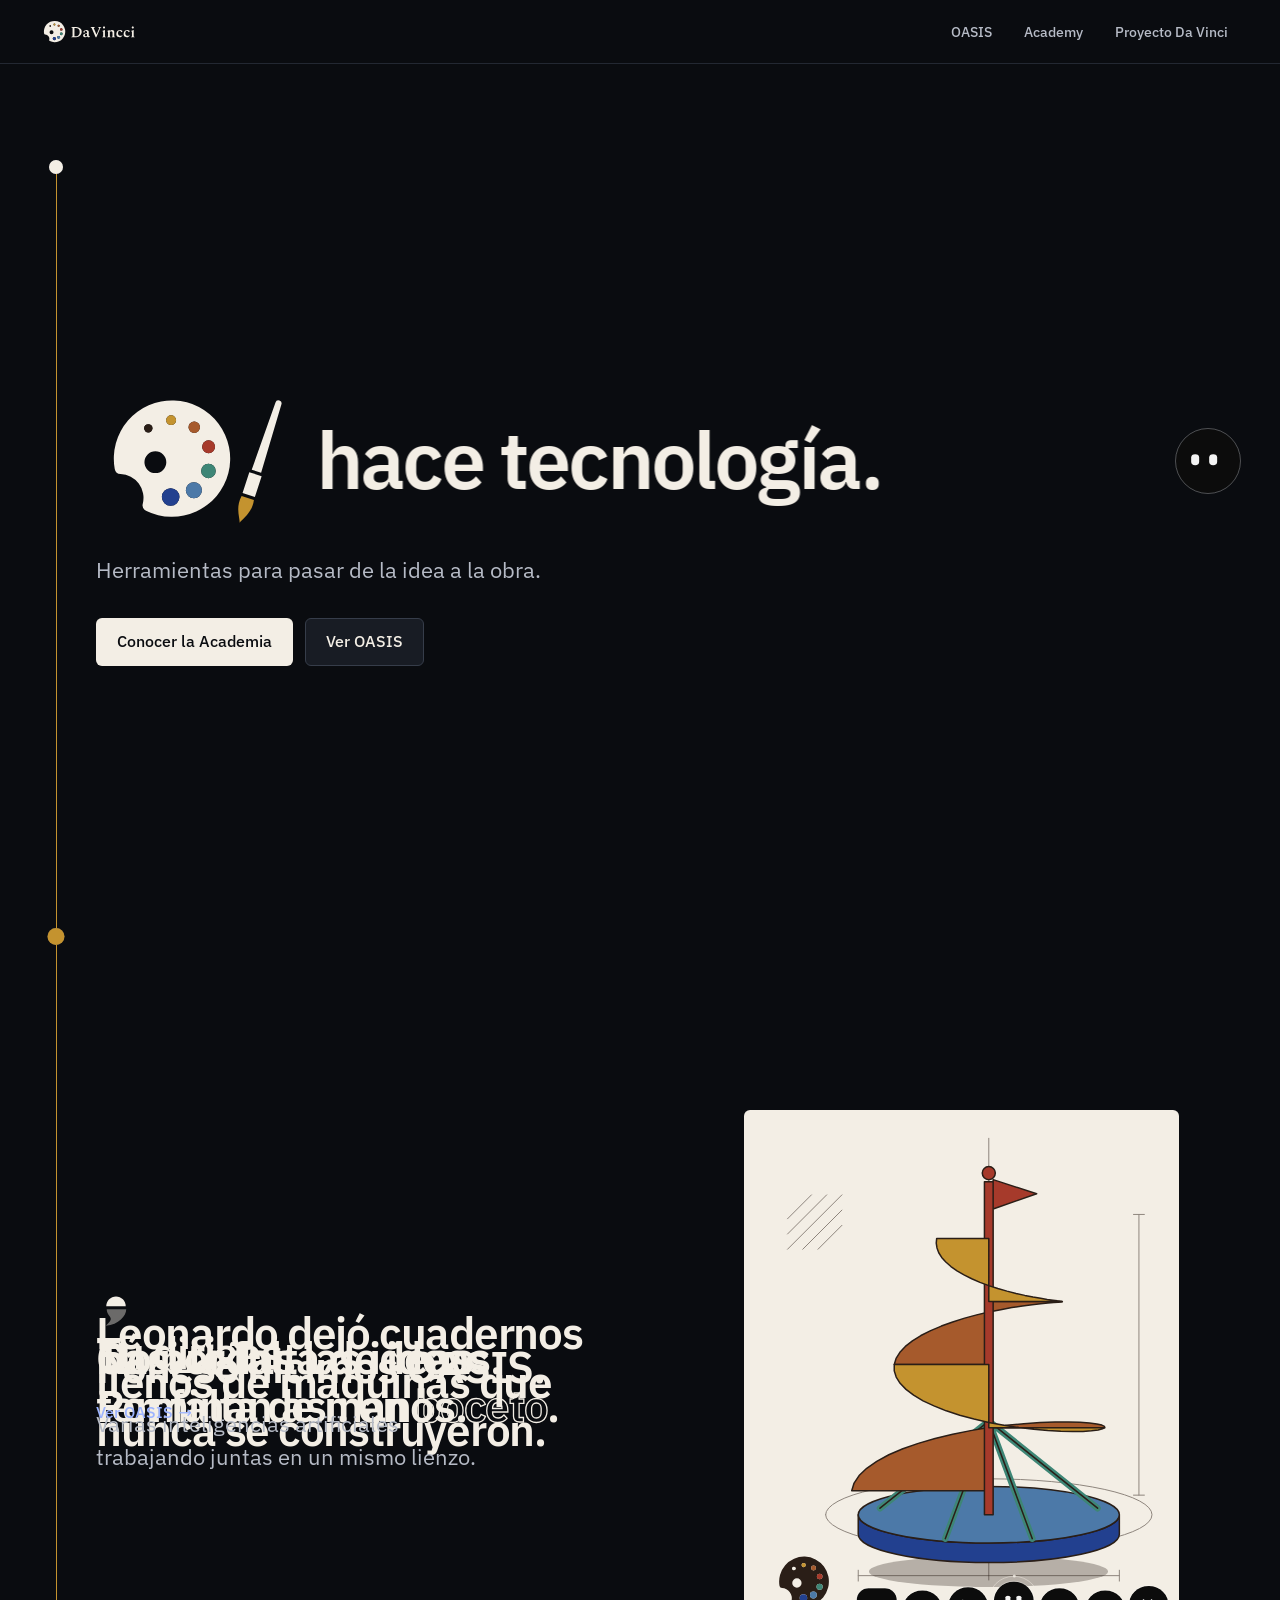
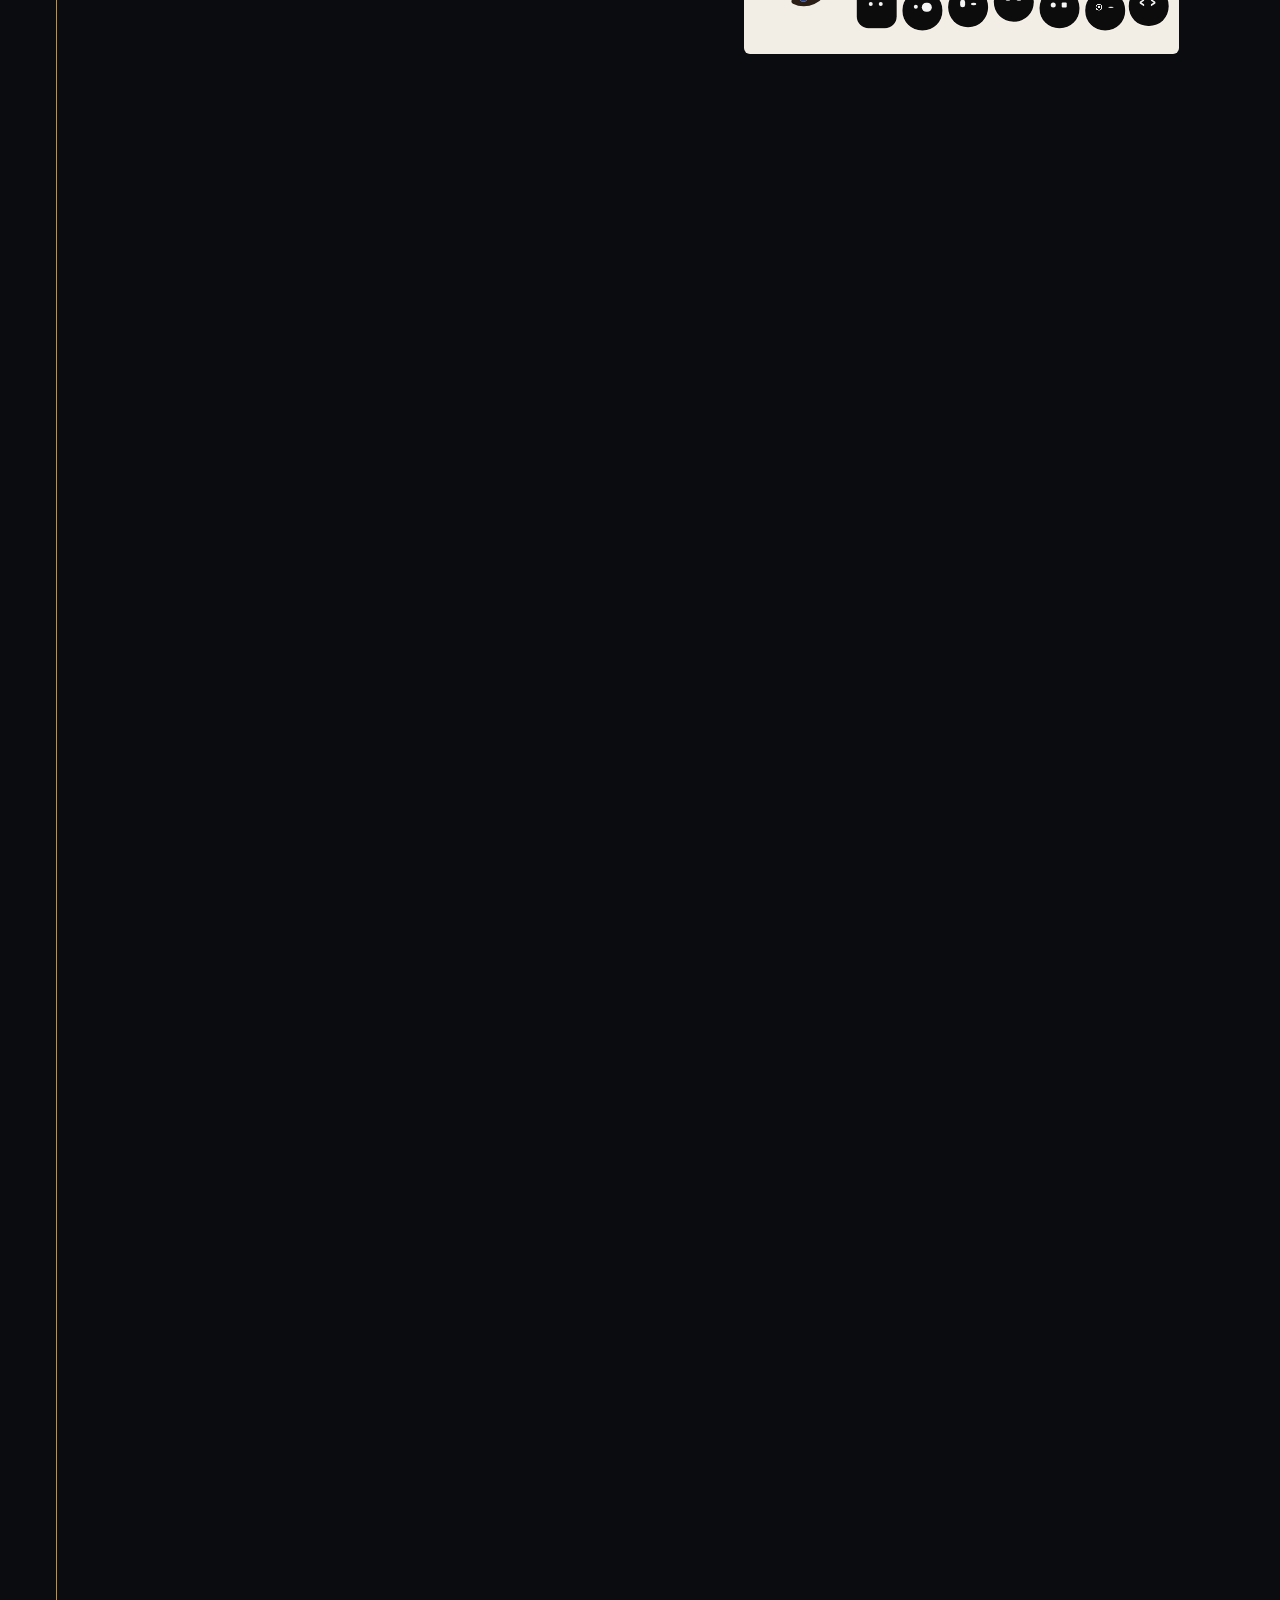
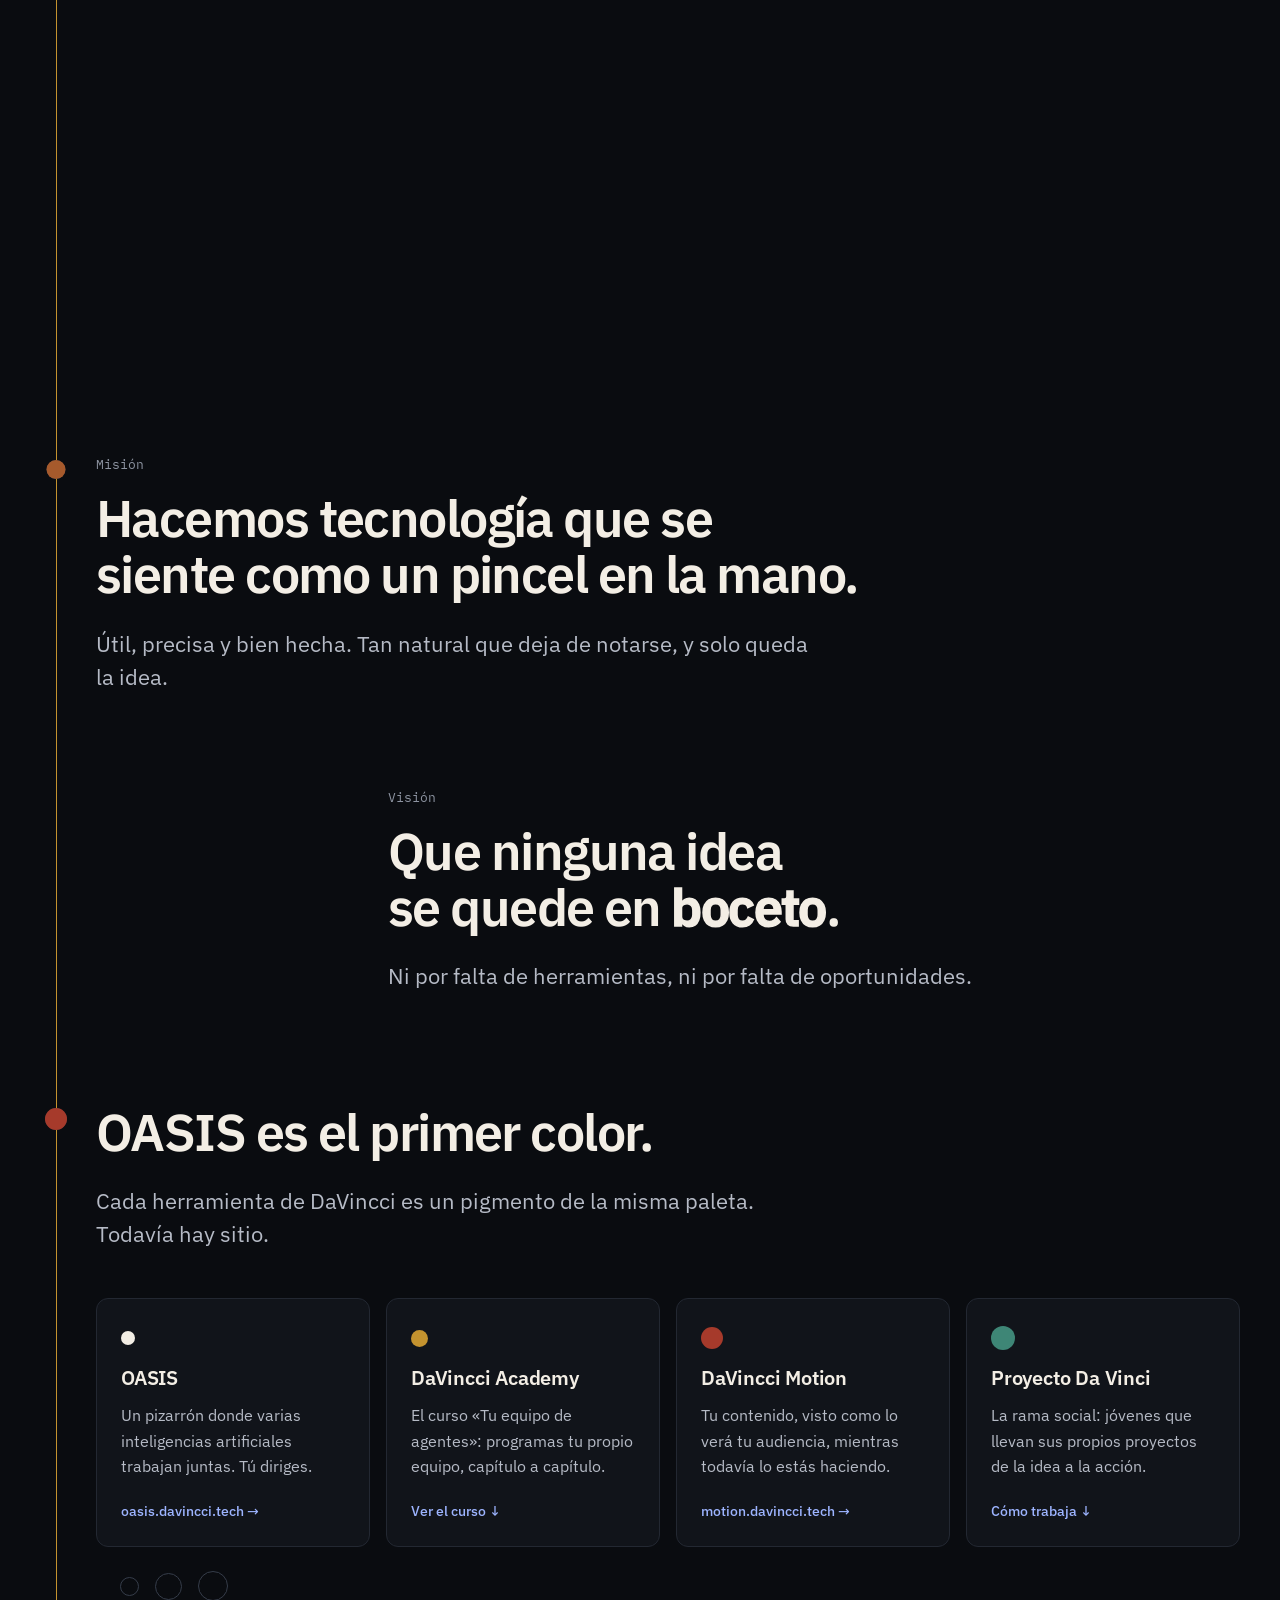
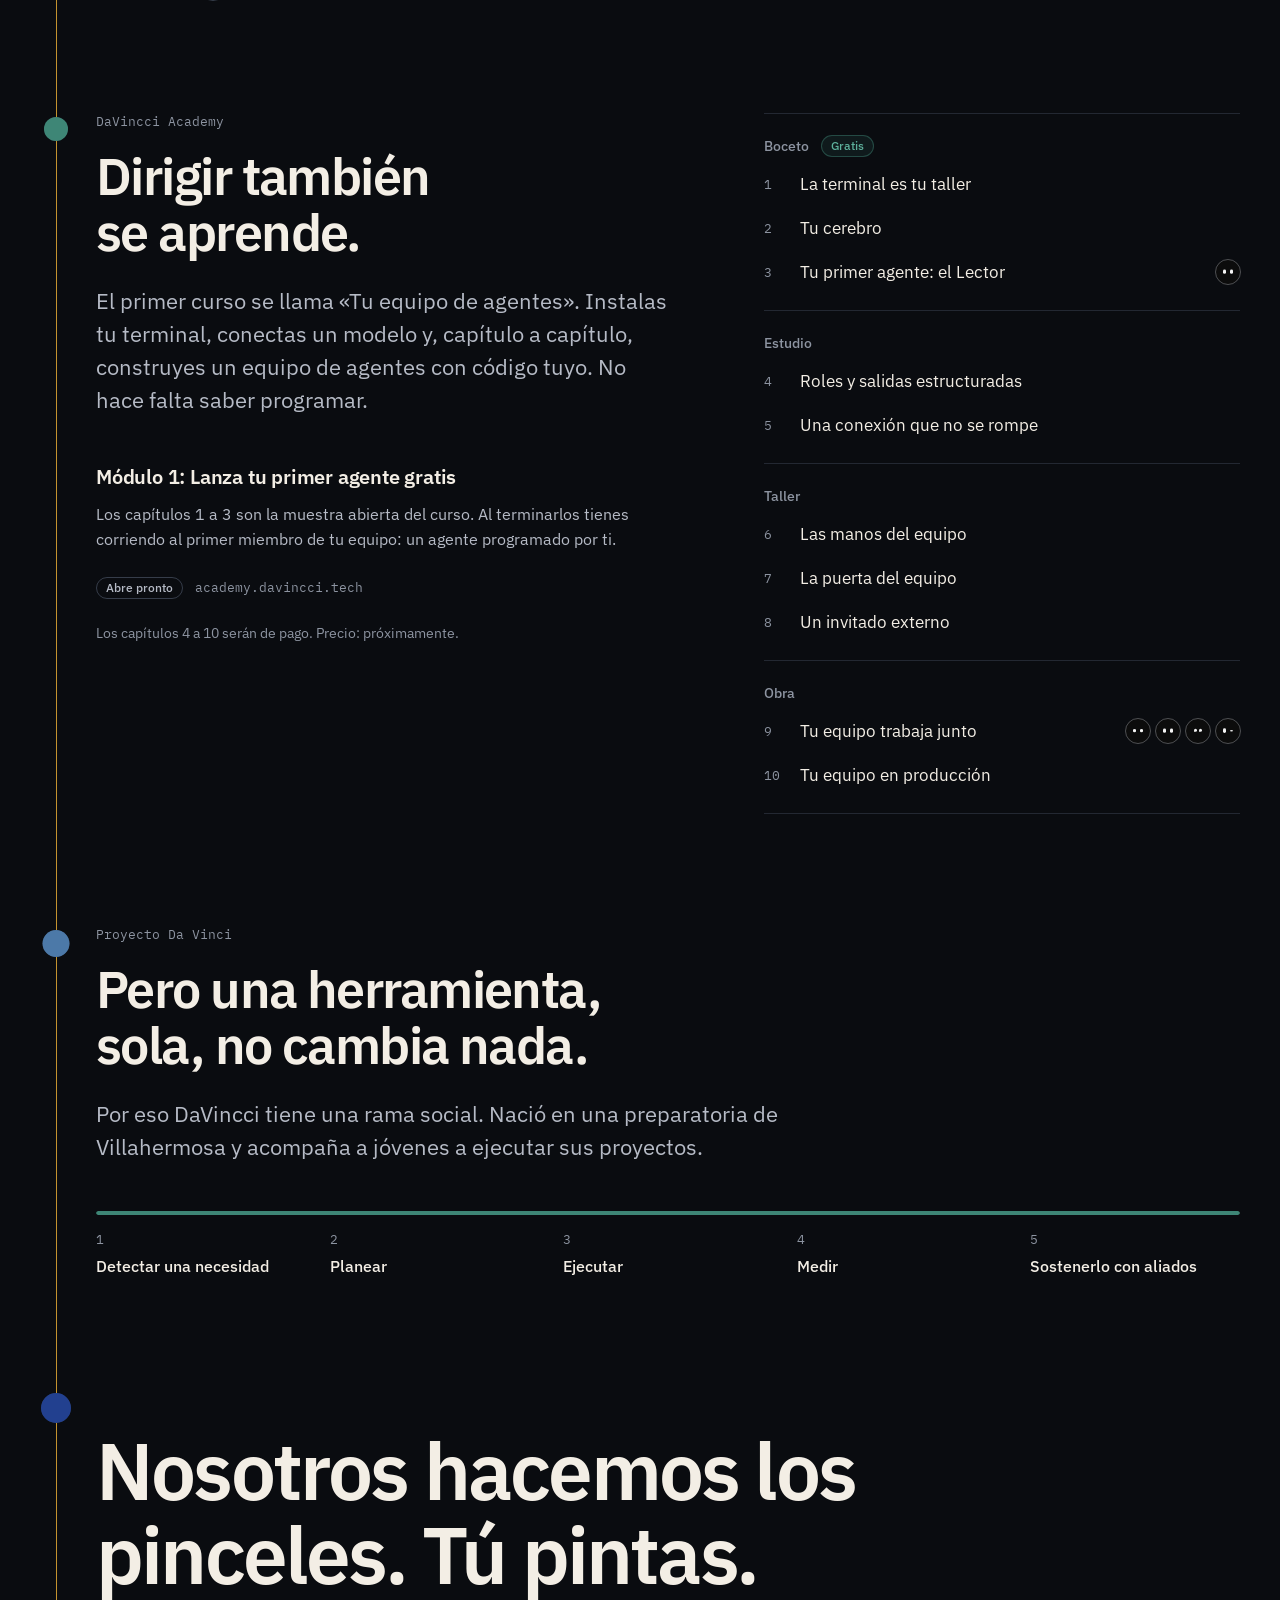
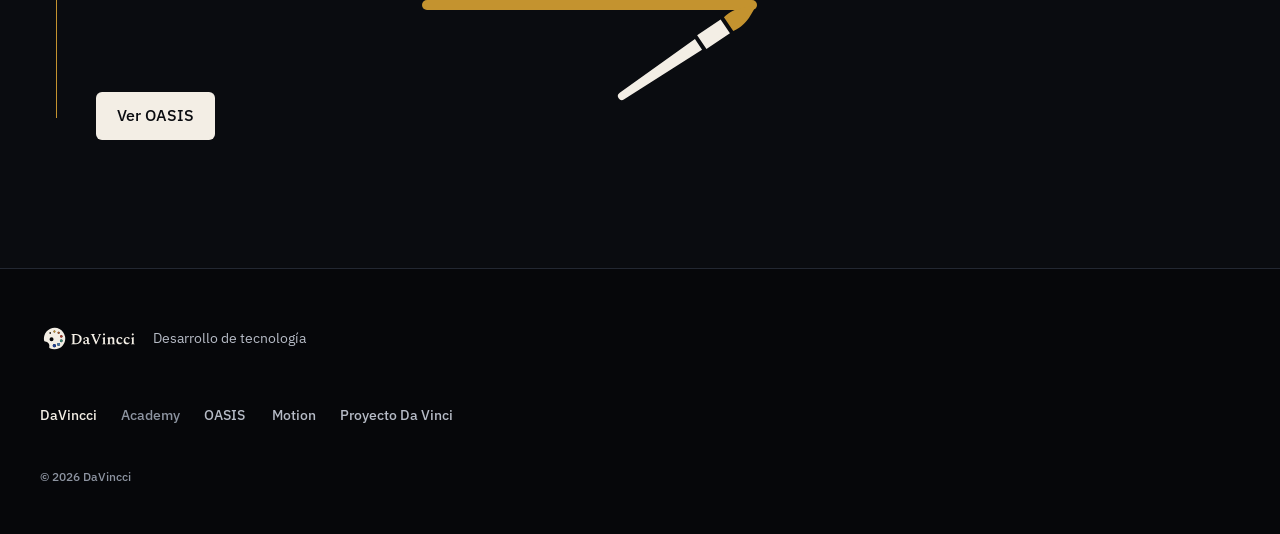
<file: index.html>
<!doctype html>
<html lang="es">
<head>
<meta charset="utf-8">
<meta name="viewport" content="width=device-width, initial-scale=1">
<meta http-equiv="Content-Security-Policy" content="default-src 'none'; script-src 'self'; style-src 'self'; img-src 'self'; font-src 'self'; base-uri 'none'; form-action 'none'">
<title>DaVincci · Tecnología para pasar de la idea a la obra</title>
<meta name="description" content="DaVincci hace tecnología: herramientas para pasar de la idea a la obra. OASIS es la primera. En la Academia aprendes a construir tu propio equipo de agentes.">
<meta name="color-scheme" content="dark">
<meta name="theme-color" content="#0A0C10">
<link rel="icon" type="image/svg+xml" href="marca/favicon-32-color.svg">
<link rel="icon" sizes="48x48" href="marca/favicon.ico">
<link rel="preload" href="fuentes/ibm-plex-sans-latin-600-normal.woff2" as="font" type="font/woff2" crossorigin>
<link rel="preload" href="fuentes/ibm-plex-sans-latin-400-normal.woff2" as="font" type="font/woff2" crossorigin>
<link rel="stylesheet" href="fuentes.css">
<link rel="stylesheet" href="agentitos.css">
<link rel="stylesheet" href="pagina.css">
<script src="inicio.js"></script>
</head>
<body>
<a class="saltar" href="#contenido">Ir al contenido</a>

<header class="barra">
  <div class="cont barra-cont">
    <a class="barra-marca" href="#inicio"><img src="marca/lockup-color-oscuro.svg" width="97" height="28" alt="DaVincci, inicio"></a>
    <nav class="barra-nav" aria-label="Secciones">
      <a href="#oasis">OASIS</a>
      <a href="#academia">Academy</a>
      <a href="#proyecto">Proyecto Da Vinci</a>
    </nav>
    <details class="menu">
      <summary aria-label="Menú">
        <svg class="tres" viewBox="0 0 20 20" aria-hidden="true"><path d="M3 6h14M3 10h14M3 14h14"/></svg>
        <svg class="x" viewBox="0 0 20 20" aria-hidden="true"><path d="M5 5l10 10M15 5L5 15"/></svg>
      </summary>
      <nav class="menu-panel" aria-label="Secciones">
        <a href="#oasis">OASIS</a>
        <a href="#academia">Academy</a>
        <a href="#proyecto">Proyecto Da Vinci</a>
      </nav>
    </details>
  </div>
</header>

<main id="contenido">
<div class="recorrido" aria-hidden="true"><i></i></div>

<section class="heroe" id="inicio">
  <span class="nodo n-1" aria-hidden="true"></span>
  <div class="cont heroe-cont">
    <span class="agentito heroe-ag ag-t64" data-rol="general" data-animo="reposo" data-mira="puntero" aria-hidden="true"><span class="ag-orbe"></span><span class="ag-anillo"></span><span class="ag-cara"><span class="ag-mirada"><span class="ag-ojo"><i class="ag-parpado"></i></span><span class="ag-ojo"><i class="ag-parpado"></i></span></span></span></span>
    <h1 class="heroe-frase"><span class="heroe-logo" id="logoDespliega"><img class="logo-fijo" src="marca/lockup-v-abierto-color-oscuro.svg" width="186" height="64" alt="DaVincci"><svg viewBox="1.5 0 186 64" role="img" aria-label="DaVincci"><g id="lg-orig"><g transform="translate(0 0) scale(1)"><path d="M9.393 35.372A24.5 24.5 0 1 1 22.553 52.918A2.6 2.6 0 0 1 21.194 49.954A10 10 0 0 0 11.858 37.506A2.6 2.6 0 0 1 9.393 35.372ZM21.9 32.5A4.6 4.6 0 1 0 31.1 32.5A4.6 4.6 0 1 0 21.9 32.5ZM21.776 18.234A1.75 1.75 0 1 0 25.276 18.234A1.75 1.75 0 1 0 21.776 18.234ZM31.048 14.804A2.075 2.075 0 1 0 35.198 14.804A2.075 2.075 0 1 0 31.048 14.804ZM40.469 17.784A2.4 2.4 0 1 0 45.269 17.784A2.4 2.4 0 1 0 40.469 17.784ZM46.182 25.994A2.725 2.725 0 1 0 51.632 25.994A2.725 2.725 0 1 0 46.182 25.994ZM45.798 36.185A3.05 3.05 0 1 0 51.898 36.185A3.05 3.05 0 1 0 45.798 36.185ZM39.34 44.324A3.375 3.375 0 1 0 46.09 44.324A3.375 3.375 0 1 0 39.34 44.324ZM29.235 47.19A3.7 3.7 0 1 0 36.635 47.19A3.7 3.7 0 1 0 29.235 47.19Z" class="k-c" fill-rule="evenodd"/><path d="M21.776 18.234A1.75 1.75 0 1 0 25.276 18.234A1.75 1.75 0 1 0 21.776 18.234Z" class="k-d1" fill-rule="evenodd"/><path d="M31.048 14.804A2.075 2.075 0 1 0 35.198 14.804A2.075 2.075 0 1 0 31.048 14.804Z" class="k-d2" fill-rule="evenodd"/><path d="M40.469 17.784A2.4 2.4 0 1 0 45.269 17.784A2.4 2.4 0 1 0 40.469 17.784Z" class="k-d3" fill-rule="evenodd"/><path d="M46.182 25.994A2.725 2.725 0 1 0 51.632 25.994A2.725 2.725 0 1 0 46.182 25.994Z" class="k-d4" fill-rule="evenodd"/><path d="M45.798 36.185A3.05 3.05 0 1 0 51.898 36.185A3.05 3.05 0 1 0 45.798 36.185Z" class="k-d5" fill-rule="evenodd"/><path d="M39.34 44.324A3.375 3.375 0 1 0 46.09 44.324A3.375 3.375 0 1 0 39.34 44.324Z" class="k-d6" fill-rule="evenodd"/><path d="M29.235 47.19A3.7 3.7 0 1 0 36.635 47.19A3.7 3.7 0 1 0 29.235 47.19Z" class="k-d7" fill-rule="evenodd"/></g><g transform="translate(62 58) rotate(-72)"><path d="M22.8 -2.075L52.8 -1.3A1.3 1.3 0 0 1 52.8 1.3L22.8 2.075ZM12.3 -2.725L21.5 -2.725L21.5 2.725L12.3 2.725Z" class="k-c"/><path d="M0 0C2.4 -0.8 5.6 -3.7 11 -2.725L11 2.725C5.6 3.7 2.4 0.8 0 0Z" class="k-p"/></g><path transform="translate(88 0)" d="M1.82 43.78V43.22L4.76 41.785V22.675L1.82 21.24V20.68H13.09Q17.115 20.68 19.933 22.045Q22.75 23.41 24.238 25.79Q25.725 28.17 25.725 31.18Q25.725 33.91 24.763 36.22Q23.8 38.53 22.068 40.21Q20.335 41.89 17.973 42.835Q15.61 43.78 12.845 43.78ZM11.9 22.605H9.135V41.855H12.425Q15.19 41.855 17.133 40.683Q19.075 39.51 20.108 37.358Q21.14 35.205 21.14 32.265Q21.14 27.855 18.778 25.23Q16.415 22.605 11.9 22.605ZM33.04 44.13Q31.36 44.13 30.188 43.115Q29.015 42.1 29.05 40.245Q29.085 38.425 30.275 37.252Q31.465 36.08 34.685 35.31L37.975 34.505V32.195Q37.975 30.9 37.1 30.078Q36.225 29.255 35 29.255Q33.775 29.255 33.285 29.832Q32.795 30.41 32.795 31.495V32.86L32.62 33H30.52Q29.995 33 29.785 32.79Q29.575 32.58 29.575 31.95Q29.575 30.305 31.675 29.045Q32.795 28.345 33.898 27.942Q35 27.54 36.225 27.54Q37.765 27.54 39.095 27.96Q40.425 28.38 41.23 29.29Q42.035 30.2 42.035 31.74V41.295Q42.525 41.855 43.82 41.855H44.975L45.08 41.96V42.31Q44.66 43.01 43.785 43.57Q42.91 44.13 41.545 44.13Q40.215 44.13 39.393 43.517Q38.57 42.905 38.22 41.855H37.975Q37.065 42.835 35.805 43.483Q34.545 44.13 33.04 44.13ZM32.9 39.37Q32.9 40.49 33.547 41.032Q34.195 41.575 35.35 41.575Q36.015 41.575 36.627 41.435Q37.24 41.295 37.975 40.98V35.835Q35.805 36.255 34.72 36.763Q33.635 37.27 33.268 37.9Q32.9 38.53 32.9 39.37ZM57.785 43.955 48.685 22.535 46.235 21.24V20.68H56.245V21.24L53.305 22.605L59.71 37.69H59.885L66.255 22.535L63.35 21.24V20.68H70.805V21.24L68.81 22.325L59.5 43.955ZM77 23.795Q75.985 23.795 75.32 23.112Q74.655 22.43 74.655 21.415Q74.655 20.4 75.32 19.735Q75.985 19.07 77 19.07Q78.015 19.07 78.698 19.735Q79.38 20.4 79.38 21.415Q79.38 22.43 78.698 23.112Q78.015 23.795 77 23.795ZM72.8 43.78V43.22L75.075 42.1V31.53L72.905 29.85V29.465L78.785 27.54H79.135V42.1L81.27 43.22V43.78ZM84.035 43.78V43.22L86.31 42.1V31.53L84.14 29.955V29.605L89.67 27.54H90.02L90.335 30.13H90.51Q91.805 28.87 93.013 28.205Q94.22 27.54 95.76 27.54Q97.86 27.54 99.208 28.625Q100.555 29.71 100.555 31.775V42.1L102.83 43.22V43.78H94.43V43.22L96.495 42.1V33.28Q96.495 31.95 95.69 31.233Q94.885 30.515 93.59 30.515Q92.785 30.515 91.875 30.795Q90.965 31.075 90.37 31.565V42.1L92.435 43.22V43.78ZM112.77 44.13Q110.53 44.13 108.85 43.185Q107.17 42.24 106.243 40.543Q105.315 38.845 105.315 36.57Q105.315 33.91 106.4 31.88Q107.485 29.85 109.393 28.695Q111.3 27.54 113.785 27.54Q115.325 27.54 116.673 28.012Q118.02 28.485 118.685 29.255Q119.245 29.92 119.245 30.305Q119.245 30.795 118.79 31.145L117.285 32.44H117.04L115.815 30.795Q115.22 29.99 114.555 29.535Q113.89 29.08 112.84 29.08Q111.09 29.08 110.163 30.655Q109.235 32.23 109.235 34.925Q109.235 36.5 109.778 37.847Q110.32 39.195 111.528 40.017Q112.735 40.84 114.73 40.84Q115.71 40.84 116.83 40.56Q117.95 40.28 119.21 39.615H119.315V40.105Q118.475 41.785 116.778 42.958Q115.08 44.13 112.77 44.13ZM129.5 44.13Q127.26 44.13 125.58 43.185Q123.9 42.24 122.972 40.543Q122.045 38.845 122.045 36.57Q122.045 33.91 123.13 31.88Q124.215 29.85 126.123 28.695Q128.03 27.54 130.515 27.54Q132.055 27.54 133.403 28.012Q134.75 28.485 135.415 29.255Q135.975 29.92 135.975 30.305Q135.975 30.795 135.52 31.145L134.015 32.44H133.77L132.545 30.795Q131.95 29.99 131.285 29.535Q130.62 29.08 129.57 29.08Q127.82 29.08 126.893 30.655Q125.965 32.23 125.965 34.925Q125.965 36.5 126.508 37.847Q127.05 39.195 128.257 40.017Q129.465 40.84 131.46 40.84Q132.44 40.84 133.56 40.56Q134.68 40.28 135.94 39.615H136.045V40.105Q135.205 41.785 133.507 42.958Q131.81 44.13 129.5 44.13ZM143.08 23.795Q142.065 23.795 141.4 23.112Q140.735 22.43 140.735 21.415Q140.735 20.4 141.4 19.735Q142.065 19.07 143.08 19.07Q144.095 19.07 144.778 19.735Q145.46 20.4 145.46 21.415Q145.46 22.43 144.778 23.112Q144.095 23.795 143.08 23.795ZM138.88 43.78V43.22L141.155 42.1V31.53L138.985 29.85V29.465L144.865 27.54H145.215V42.1L147.35 43.22V43.78Z" class="k-c"/></g><g id="lg-anim" display="none"><defs><clipPath id="lg-vclip"><rect x="59.7" y="0" width="30" height="64"/></clipPath></defs><g id="lg-pal"><path d="M9.393 35.372A24.5 24.5 0 1 1 22.553 52.918A2.6 2.6 0 0 1 21.194 49.954A10 10 0 0 0 11.858 37.506A2.6 2.6 0 0 1 9.393 35.372ZM21.9 32.5A4.6 4.6 0 1 0 31.1 32.5A4.6 4.6 0 1 0 21.9 32.5ZM21.776 18.234A1.75 1.75 0 1 0 25.276 18.234A1.75 1.75 0 1 0 21.776 18.234ZM31.048 14.804A2.075 2.075 0 1 0 35.198 14.804A2.075 2.075 0 1 0 31.048 14.804ZM40.469 17.784A2.4 2.4 0 1 0 45.269 17.784A2.4 2.4 0 1 0 40.469 17.784ZM46.182 25.994A2.725 2.725 0 1 0 51.632 25.994A2.725 2.725 0 1 0 46.182 25.994ZM45.798 36.185A3.05 3.05 0 1 0 51.898 36.185A3.05 3.05 0 1 0 45.798 36.185ZM39.34 44.324A3.375 3.375 0 1 0 46.09 44.324A3.375 3.375 0 1 0 39.34 44.324ZM29.235 47.19A3.7 3.7 0 1 0 36.635 47.19A3.7 3.7 0 1 0 29.235 47.19Z" class="k-c" fill-rule="evenodd"/><path d="M21.776 18.234A1.75 1.75 0 1 0 25.276 18.234A1.75 1.75 0 1 0 21.776 18.234Z" class="k-d1" fill-rule="evenodd"/><path d="M31.048 14.804A2.075 2.075 0 1 0 35.198 14.804A2.075 2.075 0 1 0 31.048 14.804Z" class="k-d2" fill-rule="evenodd"/><path d="M40.469 17.784A2.4 2.4 0 1 0 45.269 17.784A2.4 2.4 0 1 0 40.469 17.784Z" class="k-d3" fill-rule="evenodd"/><path d="M46.182 25.994A2.725 2.725 0 1 0 51.632 25.994A2.725 2.725 0 1 0 46.182 25.994Z" class="k-d4" fill-rule="evenodd"/><path d="M45.798 36.185A3.05 3.05 0 1 0 51.898 36.185A3.05 3.05 0 1 0 45.798 36.185Z" class="k-d5" fill-rule="evenodd"/><path d="M39.34 44.324A3.375 3.375 0 1 0 46.09 44.324A3.375 3.375 0 1 0 39.34 44.324Z" class="k-d6" fill-rule="evenodd"/><path d="M29.235 47.19A3.7 3.7 0 1 0 36.635 47.19A3.7 3.7 0 1 0 29.235 47.19Z" class="k-d7" fill-rule="evenodd"/></g><g id="lg-letras" transform="translate(33 0)"><path id="lg-a" d="M33.04 44.13Q31.36 44.13 30.188 43.115Q29.015 42.1 29.05 40.245Q29.085 38.425 30.275 37.252Q31.465 36.08 34.685 35.31L37.975 34.505V32.195Q37.975 30.9 37.1 30.078Q36.225 29.255 35 29.255Q33.775 29.255 33.285 29.832Q32.795 30.41 32.795 31.495V32.86L32.62 33H30.52Q29.995 33 29.785 32.79Q29.575 32.58 29.575 31.95Q29.575 30.305 31.675 29.045Q32.795 28.345 33.898 27.942Q35 27.54 36.225 27.54Q37.765 27.54 39.095 27.96Q40.425 28.38 41.23 29.29Q42.035 30.2 42.035 31.74V41.295Q42.525 41.855 43.82 41.855H44.975L45.08 41.96V42.31Q44.66 43.01 43.785 43.57Q42.91 44.13 41.545 44.13Q40.215 44.13 39.393 43.517Q38.57 42.905 38.22 41.855H37.975Q37.065 42.835 35.805 43.483Q34.545 44.13 33.04 44.13ZM32.9 39.37Q32.9 40.49 33.547 41.032Q34.195 41.575 35.35 41.575Q36.015 41.575 36.627 41.435Q37.24 41.295 37.975 40.98V35.835Q35.805 36.255 34.72 36.763Q33.635 37.27 33.268 37.9Q32.9 38.53 32.9 39.37Z" class="k-c"/><path id="lg-V" d="M57.785 43.955 48.685 22.535 46.235 21.24V20.68H56.245V21.24L53.305 22.605L59.71 37.69H59.885L66.255 22.535L63.35 21.24V20.68H70.805V21.24L68.81 22.325L59.5 43.955Z" class="k-c" clip-path="url(#lg-vclip)"/><path id="lg-i1" d="M77 23.795Q75.985 23.795 75.32 23.112Q74.655 22.43 74.655 21.415Q74.655 20.4 75.32 19.735Q75.985 19.07 77 19.07Q78.015 19.07 78.698 19.735Q79.38 20.4 79.38 21.415Q79.38 22.43 78.698 23.112Q78.015 23.795 77 23.795ZM72.8 43.78V43.22L75.075 42.1V31.53L72.905 29.85V29.465L78.785 27.54H79.135V42.1L81.27 43.22V43.78Z" class="k-c"/><path id="lg-n" d="M84.035 43.78V43.22L86.31 42.1V31.53L84.14 29.955V29.605L89.67 27.54H90.02L90.335 30.13H90.51Q91.805 28.87 93.013 28.205Q94.22 27.54 95.76 27.54Q97.86 27.54 99.208 28.625Q100.555 29.71 100.555 31.775V42.1L102.83 43.22V43.78H94.43V43.22L96.495 42.1V33.28Q96.495 31.95 95.69 31.233Q94.885 30.515 93.59 30.515Q92.785 30.515 91.875 30.795Q90.965 31.075 90.37 31.565V42.1L92.435 43.22V43.78Z" class="k-c"/><path id="lg-c1" d="M112.77 44.13Q110.53 44.13 108.85 43.185Q107.17 42.24 106.243 40.543Q105.315 38.845 105.315 36.57Q105.315 33.91 106.4 31.88Q107.485 29.85 109.393 28.695Q111.3 27.54 113.785 27.54Q115.325 27.54 116.673 28.012Q118.02 28.485 118.685 29.255Q119.245 29.92 119.245 30.305Q119.245 30.795 118.79 31.145L117.285 32.44H117.04L115.815 30.795Q115.22 29.99 114.555 29.535Q113.89 29.08 112.84 29.08Q111.09 29.08 110.163 30.655Q109.235 32.23 109.235 34.925Q109.235 36.5 109.778 37.847Q110.32 39.195 111.528 40.017Q112.735 40.84 114.73 40.84Q115.71 40.84 116.83 40.56Q117.95 40.28 119.21 39.615H119.315V40.105Q118.475 41.785 116.778 42.958Q115.08 44.13 112.77 44.13Z" class="k-c"/><path id="lg-c2" d="M129.5 44.13Q127.26 44.13 125.58 43.185Q123.9 42.24 122.972 40.543Q122.045 38.845 122.045 36.57Q122.045 33.91 123.13 31.88Q124.215 29.85 126.123 28.695Q128.03 27.54 130.515 27.54Q132.055 27.54 133.403 28.012Q134.75 28.485 135.415 29.255Q135.975 29.92 135.975 30.305Q135.975 30.795 135.52 31.145L134.015 32.44H133.77L132.545 30.795Q131.95 29.99 131.285 29.535Q130.62 29.08 129.57 29.08Q127.82 29.08 126.893 30.655Q125.965 32.23 125.965 34.925Q125.965 36.5 126.508 37.847Q127.05 39.195 128.257 40.017Q129.465 40.84 131.46 40.84Q132.44 40.84 133.56 40.56Q134.68 40.28 135.94 39.615H136.045V40.105Q135.205 41.785 133.507 42.958Q131.81 44.13 129.5 44.13Z" class="k-c"/><path id="lg-i2" d="M143.08 23.795Q142.065 23.795 141.4 23.112Q140.735 22.43 140.735 21.415Q140.735 20.4 141.4 19.735Q142.065 19.07 143.08 19.07Q144.095 19.07 144.778 19.735Q145.46 20.4 145.46 21.415Q145.46 22.43 144.778 23.112Q144.095 23.795 143.08 23.795ZM138.88 43.78V43.22L141.155 42.1V31.53L138.985 29.85V29.465L144.865 27.54H145.215V42.1L147.35 43.22V43.78Z" class="k-c"/></g><g id="lg-brush" transform="translate(111.5 58) rotate(-72)"><path d="M22.8 -2.075L52.8 -1.3A1.3 1.3 0 0 1 52.8 1.3L22.8 2.075ZM12.3 -2.725L21.5 -2.725L21.5 2.725L12.3 2.725Z" class="k-c"/><path d="M0 0C2.4 -0.8 5.6 -3.7 11 -2.725L11 2.725C5.6 3.7 2.4 0.8 0 0Z" class="k-p"/></g></g></svg></span> <span class="heroe-resto">hace tecnología.</span></h1>
    <p class="entrada">Herramientas para pasar de la idea a la obra.</p>
    <p class="acciones">
      <a class="boton primario" href="#academia">Conocer la Academia</a>
      <a class="boton secundario" href="#oasis">Ver OASIS</a>
    </p>
  </div>
</section>

<section class="cuaderno" id="oasis" aria-label="Del boceto a la obra">
  <span class="nodo n-2" aria-hidden="true"></span>
  <div class="cuaderno-escena">
    <div class="cont cuaderno-cont">
      <div class="frases">
        <p class="frase f-1">Leonardo dejó cuadernos llenos de máquinas que nunca se construyeron.</p>
        <h2 class="frase f-2">Casi todas las ideas terminan así: en <span class="en-boceto">boceto</span>.</h2>
        <p class="frase f-3">No por falta de ideas. Por falta de manos.</p>
        <div class="frase f-4">
          <svg class="reflejo" viewBox="0 0 16 16" role="img" aria-label="OASIS"><path d="M4.1 6.1C4.1 3.946 5.846 2.2 8 2.2C10.154 2.2 11.9 3.946 11.9 6.1L4.1 6.1Z"/><path opacity=".42" d="M4.3 7.3L12.1 7.3C12.1 10.012 9.126 13.4 3.91 13.93C6.055 11.785 6.466 11.301 5.212 9.807C4.623 9.104 4.3 8.217 4.3 7.3Z"/></svg>
          <h2>Por eso hicimos OASIS.</h2>
          <p>Varias inteligencias artificiales trabajando juntas en un mismo lienzo.</p>
        </div>
        <div class="frase f-5">
          <p>Tú diriges.</p>
          <a class="enlace" href="https://oasis.davincci.tech/">Ver OASIS <span aria-hidden="true">→</span></a>
        </div>
      </div>

      <div class="tablero">
        <div class="hoja" role="img" aria-label="Una hoja de cuaderno con el boceto del tornillo aéreo de Leonardo. Siete agentes de OASIS, dibujados como bolitas con ojos, toman pintura de la paleta de DaVincci y pintan la máquina pieza por pieza, hasta que despega.">
          <div class="tinta"><svg class="trazo guias" viewBox="0 0 400 500" aria-hidden="true"><path d="M225 26V432"/><path d="M75 372A150 33 0 1 0 375 372A150 33 0 1 0 75 372"/></svg></div>
<svg class="nota" viewBox="0 0 400 500" aria-hidden="true"><path d="M363 96V354M358 96h10M358 354h10"/></svg><svg class="nota" viewBox="0 0 400 500" aria-hidden="true"><path d="M105 428H345M105 423v10M345 423v10"/></svg><svg class="nota" viewBox="0 0 400 500" aria-hidden="true"><path d="M40 100l22-22M40 114l36-36M40 128l50-50M54 128l36-36M68 128l22-22"/></svg>
<div class="sombra"></div>
<div class="maquina">
<svg class="pintura pintura-aro" viewBox="0 0 400 500" aria-hidden="true"><path d="M105 372A120 26 0 0 0 345 372L345 390A120 26 0 0 1 105 390Z" fill="var(--lapis)"/></svg><div class="tinta"><svg class="trazo" viewBox="0 0 400 500" aria-hidden="true"><path d="M105 372A120 26 0 0 0 345 372L345 390A120 26 0 0 1 105 390Z"/></svg></div>
<svg class="pintura pintura-tabla" viewBox="0 0 400 500" aria-hidden="true"><path d="M105 372A120 26 0 1 0 345 372A120 26 0 1 0 105 372Z" fill="var(--azurita)"/></svg><div class="tinta"><svg class="trazo" viewBox="0 0 400 500" aria-hidden="true"><path d="M105 372A120 26 0 1 0 345 372A120 26 0 1 0 105 372Z"/></svg></div>
<svg class="pintura pintura-tirantes" viewBox="0 0 400 500" aria-hidden="true"><path d="M125 366L225 286M185 394L225 286M265 394L225 286M325 366L225 286" fill="none" stroke="var(--verdigris)" stroke-width="6" stroke-linecap="round"/></svg><div class="tinta"><svg class="trazo" viewBox="0 0 400 500" aria-hidden="true"><path d="M125 366L225 286M185 394L225 286M265 394L225 286M325 366L225 286"/></svg></div>
<svg class="pintura pintura-atras" viewBox="0 0 400 500" aria-hidden="true"><path d="M225 350L99 350L101.2 342.9L105.8 336L112.8 329.3L122 322.9L133.1 316.9L146 311.4L160.2 306.4L175.6 301.9L191.8 298L208.3 294.7L225 291.9L241.4 289.8L257.2 288.3L272.2 287.3L285.9 286.8L298.2 286.7L308.8 287L317.6 287.7L324.3 288.6L328.9 289.6L331.3 290.8L331.5 292L225 292ZM225 234L138.1 234L139.8 228.3L143.3 222.7L148.3 217.3L154.8 212.2L162.6 207.3L171.6 202.8L181.4 198.6L191.8 194.8L202.8 191.3L213.9 188.3L225 185.7L235.9 183.5L246.2 181.6L256 180.1L264.8 179L272.6 178.1L279.3 177.4L284.7 177L288.7 176.6L291.4 176.4L292.6 176.2L292.4 176L225 176Z" fill="var(--siena)"/></svg><div class="tinta"><svg class="trazo" viewBox="0 0 400 500" aria-hidden="true"><path d="M225 350L99 350L101.2 342.9L105.8 336L112.8 329.3L122 322.9L133.1 316.9L146 311.4L160.2 306.4L175.6 301.9L191.8 298L208.3 294.7L225 291.9L241.4 289.8L257.2 288.3L272.2 287.3L285.9 286.8L298.2 286.7L308.8 287L317.6 287.7L324.3 288.6L328.9 289.6L331.3 290.8L331.5 292L225 292ZM225 234L138.1 234L139.8 228.3L143.3 222.7L148.3 217.3L154.8 212.2L162.6 207.3L171.6 202.8L181.4 198.6L191.8 194.8L202.8 191.3L213.9 188.3L225 185.7L235.9 183.5L246.2 181.6L256 180.1L264.8 179L272.6 178.1L279.3 177.4L284.7 177L288.7 176.6L291.4 176.4L292.6 176.2L292.4 176L225 176Z"/></svg></div>
<svg class="pintura pintura-mastil" viewBox="0 0 400 500" aria-hidden="true"><path d="M221 372V66H229V372ZM229 64L269 77L229 91ZM219 58a6 6 0 1 0 12 0a6 6 0 1 0-12 0Z" fill="var(--sanguina)"/></svg><div class="tinta"><svg class="trazo" viewBox="0 0 400 500" aria-hidden="true"><path d="M221 372V66H229V372ZM229 64L269 77L229 91ZM219 58a6 6 0 1 0 12 0a6 6 0 1 0-12 0Z"/></svg></div>
<svg class="pintura pintura-frente" viewBox="0 0 400 500" aria-hidden="true"><path d="M225 292L331.5 292L329.5 293.1L325.5 294.1L319.4 294.9L311.6 295.4L302.1 295.5L291.2 295.3L279.2 294.6L266.3 293.5L252.7 291.9L238.9 289.8L225 287.2L211.4 284.1L198.3 280.5L185.9 276.5L174.6 272L164.6 267.3L155.9 262.1L148.9 256.8L143.5 251.2L139.9 245.5L138.1 239.8L138.1 234L225 234ZM225 176L292.4 176L290.8 175.7L288 175.4L283.9 174.8L278.7 174.1L272.6 173.1L265.7 171.9L258.1 170.4L250.1 168.6L241.7 166.5L233.3 164.1L225 161.4L216.9 158.4L209.3 155.1L202.2 151.6L195.8 147.8L190.2 143.9L185.5 139.7L181.7 135.5L179 131.2L177.4 126.8L176.7 122.4L177.1 118L225 118Z" fill="var(--ocre)"/></svg><div class="tinta"><svg class="trazo" viewBox="0 0 400 500" aria-hidden="true"><path d="M225 292L331.5 292L329.5 293.1L325.5 294.1L319.4 294.9L311.6 295.4L302.1 295.5L291.2 295.3L279.2 294.6L266.3 293.5L252.7 291.9L238.9 289.8L225 287.2L211.4 284.1L198.3 280.5L185.9 276.5L174.6 272L164.6 267.3L155.9 262.1L148.9 256.8L143.5 251.2L139.9 245.5L138.1 239.8L138.1 234L225 234ZM225 176L292.4 176L290.8 175.7L288 175.4L283.9 174.8L278.7 174.1L272.6 173.1L265.7 171.9L258.1 170.4L250.1 168.6L241.7 166.5L233.3 164.1L225 161.4L216.9 158.4L209.3 155.1L202.2 151.6L195.8 147.8L190.2 143.9L185.5 139.7L181.7 135.5L179 131.2L177.4 126.8L176.7 122.4L177.1 118L225 118Z"/></svg></div>
</div>
          <img class="hoja-paleta" src="marca/simbolo-color.svg" alt="">
          <span class="actor a-0"><span class="agentito ag-t36" data-rol="planificador" data-animo="reposo" aria-hidden="true"><span class="ag-orbe"></span><span class="ag-anillo"></span><span class="ag-cara"><span class="ag-mirada"><span class="ag-ojo"><i class="ag-parpado"></i></span><span class="ag-ojo"><i class="ag-parpado"></i></span></span></span></span><i class="gota"></i></span>
<span class="actor a-1"><span class="agentito ag-t36" data-rol="codigo" data-animo="reposo" aria-hidden="true"><span class="ag-orbe"></span><span class="ag-anillo"></span><span class="ag-cara"><span class="ag-mirada"><span class="ag-ojo"><i class="ag-parpado"></i></span><span class="ag-ojo"><i class="ag-parpado"></i></span></span></span></span><i class="gota"></i></span>
<span class="actor a-2"><span class="agentito ag-t36" data-rol="investigacion" data-animo="reposo" aria-hidden="true"><span class="ag-orbe"></span><span class="ag-anillo"></span><span class="ag-cara"><span class="ag-mirada"><span class="ag-ojo"><i class="ag-parpado"></i></span><span class="ag-ojo"><i class="ag-parpado"></i></span></span></span></span><i class="gota"></i></span>
<span class="actor a-3"><span class="agentito ag-t36" data-rol="verificador" data-animo="reposo" aria-hidden="true"><span class="ag-orbe"></span><span class="ag-anillo"></span><span class="ag-cara"><span class="ag-mirada"><span class="ag-ojo"><i class="ag-parpado"></i></span><span class="ag-ojo"><i class="ag-parpado"></i></span></span></span></span><i class="gota"></i></span>
<span class="actor a-4"><span class="agentito ag-t36" data-rol="revision" data-animo="reposo" aria-hidden="true"><span class="ag-orbe"></span><span class="ag-anillo"></span><span class="ag-cara"><span class="ag-mirada"><span class="ag-ojo"><i class="ag-parpado"></i></span><span class="ag-ojo"><i class="ag-parpado"></i></span></span></span></span><i class="gota"></i></span>
<span class="actor a-5"><span class="agentito ag-t36" data-rol="lider" data-animo="reposo" aria-hidden="true"><span class="ag-orbita ag-n6"><i></i><i></i><i></i><i></i><i></i><i></i></span><span class="ag-orbe"></span><span class="ag-anillo"></span><span class="ag-cara"><span class="ag-mirada"><span class="ag-ojo"><i class="ag-parpado"></i></span><span class="ag-ojo"><i class="ag-parpado"></i></span></span></span></span><i class="gota"></i></span>
<span class="actor a-6"><span class="agentito ag-t36" data-rol="diseno" data-animo="reposo" aria-hidden="true"><span class="ag-orbe"></span><span class="ag-anillo"></span><span class="ag-cara"><span class="ag-mirada"><span class="ag-ojo"><i class="ag-parpado"></i></span><span class="ag-ojo"><i class="ag-parpado"></i></span></span></span></span><i class="gota"></i></span>
        </div>
      </div>
    </div>
  </div>
</section>

<section class="ideas" id="mision" aria-label="Misión y visión">
  <span class="nodo n-3" aria-hidden="true"></span>
  <div class="cont">
    <div class="idea">
      <p class="dato con-nodo">Misión</p>
      <h2>Hacemos tecnología que se siente como un pincel en la mano.</h2>
      <p class="entrada">Útil, precisa y bien hecha. Tan natural que deja de notarse, y solo queda la idea.</p>
    </div>
    <div class="idea idea-vision">
      <p class="dato">Visión</p>
      <h2>Que ninguna idea se quede en <span class="en-boceto se-pinta" data-palabra="boceto">boceto</span>.</h2>
      <p class="entrada">Ni por falta de herramientas, ni por falta de oportunidades.</p>
    </div>
  </div>
</section>

<section class="paleta" id="paleta" aria-labelledby="t-paleta">
  <span class="nodo n-4" aria-hidden="true"></span>
  <div class="cont">
    <h2 id="t-paleta">OASIS es el primer color.</h2>
    <p class="entrada">Cada herramienta de DaVincci es un pigmento de la misma paleta. Todavía hay sitio.</p>
    <ul class="productos">
      <li>
        <a class="tarjeta" href="https://oasis.davincci.tech/">
          <span class="monton m-1" aria-hidden="true"></span>
          <h3>OASIS</h3>
          <p>Un pizarrón donde varias inteligencias artificiales trabajan juntas. Tú diriges.</p>
          <span class="enlace">oasis.davincci.tech <span aria-hidden="true">→</span></span>
        </a>
      </li>
      <li>
        <a class="tarjeta" href="#academia">
          <span class="monton m-2" aria-hidden="true"></span>
          <h3>DaVincci Academy</h3>
          <p>El curso «Tu equipo de agentes»: programas tu propio equipo, capítulo a capítulo.</p>
          <span class="enlace">Ver el curso <span aria-hidden="true">↓</span></span>
        </a>
      </li>
      <li>
        <a class="tarjeta" href="https://motion.davincci.tech/">
          <span class="monton m-4" aria-hidden="true"></span>
          <h3>DaVincci Motion</h3>
          <p>Tu contenido, visto como lo verá tu audiencia, mientras todavía lo estás haciendo.</p>
          <span class="enlace">motion.davincci.tech <span aria-hidden="true">→</span></span>
        </a>
      </li>
      <li>
        <a class="tarjeta" href="#proyecto">
          <span class="monton m-5" aria-hidden="true"></span>
          <h3>Proyecto Da Vinci</h3>
          <p>La rama social: jóvenes que llevan sus propios proyectos de la idea a la acción.</p>
          <span class="enlace">Cómo trabaja <span aria-hidden="true">↓</span></span>
        </a>
      </li>
    </ul>
    <p class="vacios" aria-hidden="true"><span class="monton m-3"></span><span class="monton m-6"></span><span class="monton m-7"></span></p>
  </div>
</section>

<section class="academia" id="academia" aria-labelledby="t-academia">
  <span class="nodo n-5" aria-hidden="true"></span>
  <div class="cont academia-cont">
    <div class="academia-texto">
      <p class="dato con-nodo">DaVincci Academy</p>
      <h2 id="t-academia">Dirigir también se aprende.</h2>
      <p class="entrada">El primer curso se llama «Tu equipo de agentes». Instalas tu terminal, conectas un modelo y, capítulo a capítulo, construyes un equipo de agentes con código tuyo. No hace falta saber programar.</p>
      <div class="modulo">
        <h3>Módulo 1: Lanza tu primer agente gratis</h3>
        <p>Los capítulos 1 a 3 son la muestra abierta del curso. Al terminarlos tienes corriendo al primer miembro de tu equipo: un agente programado por ti.</p>
        <p class="pronto"><span class="etiqueta">Abre pronto</span> <span class="dato">academy.davincci.tech</span></p>
      </div>
      <p class="nota">Los capítulos 4 a 10 serán de pago. Precio: próximamente.</p>
    </div>

    <ol class="plan" aria-label="Los diez capítulos de «Tu equipo de agentes»">
      <li class="plan-fase">
        <h3>Boceto <span class="etiqueta hecho">Gratis</span></h3>
        <ol>
          <li>La terminal es tu taller</li>
          <li>Tu cerebro</li>
          <li>Tu primer agente: el Lector <span class="equipo" aria-hidden="true"><span class="agentito ag-t24" data-rol="general" data-animo="reposo" data-chico aria-hidden="true"><span class="ag-orbe"></span><span class="ag-anillo"></span><span class="ag-cara"><span class="ag-mirada"><span class="ag-ojo"><i class="ag-parpado"></i></span><span class="ag-ojo"><i class="ag-parpado"></i></span></span></span></span></span></li>
        </ol>
      </li>
      <li class="plan-fase">
        <h3>Estudio</h3>
        <ol>
          <li>Roles y salidas estructuradas</li>
          <li>Una conexión que no se rompe</li>
        </ol>
      </li>
      <li class="plan-fase">
        <h3>Taller</h3>
        <ol>
          <li>Las manos del equipo</li>
          <li>La puerta del equipo</li>
          <li>Un invitado externo</li>
        </ol>
      </li>
      <li class="plan-fase">
        <h3>Obra</h3>
        <ol>
          <li>Tu equipo trabaja junto <span class="equipo" aria-hidden="true"><span class="agentito ag-t24" data-rol="lider" data-animo="reposo" data-chico aria-hidden="true"><span class="ag-orbita ag-n3"><i></i><i></i><i></i></span><span class="ag-orbe"></span><span class="ag-anillo"></span><span class="ag-cara"><span class="ag-mirada"><span class="ag-ojo"><i class="ag-parpado"></i></span><span class="ag-ojo"><i class="ag-parpado"></i></span></span></span></span><span class="agentito ag-t24" data-rol="general" data-animo="reposo" data-chico aria-hidden="true"><span class="ag-orbe"></span><span class="ag-anillo"></span><span class="ag-cara"><span class="ag-mirada"><span class="ag-ojo"><i class="ag-parpado"></i></span><span class="ag-ojo"><i class="ag-parpado"></i></span></span></span></span><span class="agentito ag-t24" data-rol="redactor" data-animo="reposo" data-chico aria-hidden="true"><span class="ag-orbe"></span><span class="ag-anillo"></span><span class="ag-cara"><span class="ag-mirada"><span class="ag-ojo"><i class="ag-parpado"></i></span><span class="ag-ojo"><i class="ag-parpado"></i></span></span></span></span><span class="agentito ag-t24" data-rol="revision" data-animo="reposo" data-chico aria-hidden="true"><span class="ag-orbe"></span><span class="ag-anillo"></span><span class="ag-cara"><span class="ag-mirada"><span class="ag-ojo"><i class="ag-parpado"></i></span><span class="ag-ojo"><i class="ag-parpado"></i></span></span></span></span></span></li>
          <li>Tu equipo en producción</li>
        </ol>
      </li>
    </ol>
  </div>
</section>

<section class="proyecto" id="proyecto" aria-labelledby="t-proyecto">
  <span class="nodo n-6" aria-hidden="true"></span>
  <div class="cont">
    <p class="dato con-nodo">Proyecto Da Vinci</p>
    <h2 id="t-proyecto">Pero una herramienta, sola, no cambia nada.</h2>
    <p class="entrada">Por eso DaVincci tiene una rama social. Nació en una preparatoria de Villahermosa y acompaña a jóvenes a ejecutar sus proyectos.</p>
    <div class="pasos-trazo" aria-hidden="true"><i></i></div>
    <ol class="pasos" aria-label="Los cinco pasos de un proyecto">
      <li>Detectar una necesidad</li>
      <li>Planear</li>
      <li>Ejecutar</li>
      <li>Medir</li>
      <li>Sostenerlo con aliados</li>
    </ol>
  </div>
</section>

<section class="cierre" aria-labelledby="t-cierre">
  <span class="nodo n-7" aria-hidden="true"></span>
  <div class="cont">
    <h2 id="t-cierre">Nosotros hacemos los pinceles. <span class="firma">Tú pintas.<span class="firma-trazo" aria-hidden="true"><i></i><span class="firma-pincel"><img src="marca/pincel-simbolo-color-oscuro.svg" alt=""></span></span></span></h2>
    <p class="acciones"><a class="boton primario" href="https://oasis.davincci.tech/">Ver OASIS</a></p>
  </div>
</section>

</main>

<footer class="pie">
  <div class="cont">
    <div class="pie-marca">
      <a href="#inicio" aria-label="DaVincci, inicio"><img src="marca/lockup-color-oscuro.svg" alt="DaVincci" width="97" height="28" loading="lazy"></a>
      <span class="cuerpo-s">Desarrollo de tecnología</span>
    </div>
    <nav class="pie-familia" aria-label="La familia DaVincci">
      <a href="#inicio" aria-current="page">DaVincci</a>
      <span>Academy</span>
      <a href="https://oasis.davincci.tech/">OASIS</a>
      <a href="https://motion.davincci.tech/">Motion</a>
      <a href="#proyecto">Proyecto Da Vinci</a>
    </nav>
    <div class="pie-legal">
      <p class="micro">© 2026 DaVincci</p>
    </div>
  </div>
</footer>

<script src="agentitos.js"></script>
<script src="logo-animado.js"></script>
<script src="pagina.js"></script>
</body>
</html>
</file>
<file: fuentes.css>
@font-face{font-family:"IBM Plex Sans";font-style:normal;font-weight:400;font-display:swap;src:url(fuentes/ibm-plex-sans-latin-400-normal.woff2) format("woff2")}
@font-face{font-family:"IBM Plex Sans";font-style:normal;font-weight:500;font-display:swap;src:url(fuentes/ibm-plex-sans-latin-500-normal.woff2) format("woff2")}
@font-face{font-family:"IBM Plex Sans";font-style:normal;font-weight:600;font-display:swap;src:url(fuentes/ibm-plex-sans-latin-600-normal.woff2) format("woff2")}
@font-face{font-family:"IBM Plex Mono";font-style:normal;font-weight:400;font-display:swap;src:url(fuentes/ibm-plex-mono-latin-400-normal.woff2) format("woff2")}
</file>
<file: agentitos.css>
.agentito {
  --t: 68px;
  --ag-negro: #0c0c0c;
  --ag-ojo: #f4f4f4;
  --ag-filo: rgba(255, 255, 255, 0.28);
  --ag-trazo: color-mix(in srgb, currentColor 46%, transparent);
  --ag-aviso: #c4932f;
  --ag-peligro: #ee8573;
  --ag-abre: 1;
  position: relative;
  display: inline-block;
  flex: none;
  width: var(--t);
  height: var(--t);
  vertical-align: middle;
}

.ag-t24 { --t: 24px; } .ag-t28 { --t: 28px; } .ag-t30 { --t: 30px; } .ag-t32 { --t: 32px; } .ag-t36 { --t: 36px; } .ag-t40 { --t: 40px; } .ag-t44 { --t: 44px; } .ag-t46 { --t: 46px; } .ag-t48 { --t: 48px; } .ag-t56 { --t: 56px; } .ag-t64 { --t: 64px; } .ag-t68 { --t: 68px; } .ag-t72 { --t: 72px; } .ag-t84 { --t: 84px; } .ag-t96 { --t: 96px; } .ag-t128 { --t: 128px; } .ag-t190 { --t: 190px; }

.ag-lienzo .agentito { --ag-filo: transparent; }
.ag-orbe {
  position: absolute;
  inset: 0;
  border-radius: var(--ag-forma, 50%);
  background: var(--ag-negro);
  outline: 1px solid var(--ag-filo);
}
.ag-anillo {
  position: absolute;
  inset: calc(var(--t) * -0.075);
  border: 1px solid transparent;
  border-radius: var(--ag-forma-anillo, 50%);
}
.ag-cara { position: absolute; inset: 0; display: grid; place-items: center; }
.ag-mirada {
  display: flex;
  align-items: center;
  gap: calc(var(--t) * 0.16);
  margin-top: calc(var(--t) * -0.04);
  
  translate: calc(var(--mx, 0) * var(--t) * 0.075) calc(var(--my, 0) * var(--t) * 0.075);
}
.ag-ojo { position: relative; width: calc(var(--t) * 0.12); height: calc(var(--t) * 0.2); }
.ag-parpado {
  position: absolute;
  inset: 0;
  border-radius: var(--ag-ojo-forma, 999px);
  background: var(--ag-ojo);
  transform: scaleY(var(--ag-abre));
  transform-origin: 50% 60%;
}

.agentito[data-rol='lider'] { --ag-abre: 0.62; }
.ag-orbita { position: absolute; inset: calc(var(--t) * -0.17); border: 1px solid var(--ag-trazo); border-radius: 50%; }
.ag-n1 { --n: 1; } .ag-n2 { --n: 2; } .ag-n3 { --n: 3; } .ag-n4 { --n: 4; } .ag-n5 { --n: 5; } .ag-n6 { --n: 6; } .ag-n7 { --n: 7; } .ag-n8 { --n: 8; }
.ag-orbita i:nth-child(1) { --i: 0; } .ag-orbita i:nth-child(2) { --i: 1; } .ag-orbita i:nth-child(3) { --i: 2; } .ag-orbita i:nth-child(4) { --i: 3; } .ag-orbita i:nth-child(5) { --i: 4; } .ag-orbita i:nth-child(6) { --i: 5; } .ag-orbita i:nth-child(7) { --i: 6; } .ag-orbita i:nth-child(8) { --i: 7; }
.ag-orbita i {
  --p: max(3px, calc(var(--t) * 0.075));
  position: absolute; left: 50%; top: 50%; width: var(--p); height: var(--p); margin: calc(var(--p) / -2);
  border-radius: 50%; background: currentColor; opacity: 0.8;
  transform: rotate(calc(var(--i) * 1turn / var(--n))) translateY(calc(var(--t) * -0.67));
}

.agentito[data-rol='planificador'] { --ag-forma: 30%; --ag-forma-anillo: 34%; }
.agentito[data-rol='planificador'] .ag-ojo { width: calc(var(--t) * 0.11); height: calc(var(--t) * 0.11); }
.agentito[data-rol='planificador'] .ag-mirada { transform: translate(-12%, -12%); }

.agentito[data-rol='codigo'] .ag-ojo { width: calc(var(--t) * 0.13); }
.agentito[data-rol='codigo'] .ag-parpado { border-radius: 0; clip-path: polygon(100% 0, 100% 24%, 40% 50%, 100% 76%, 100% 100%, 0 57%, 0 43%); }
.agentito[data-rol='codigo'] .ag-ojo + .ag-ojo .ag-parpado { clip-path: polygon(0 0, 100% 43%, 100% 57%, 0 100%, 0 76%, 60% 50%, 0 24%); }

.agentito[data-rol='revision'] { --ag-abre: 0.95; }
.agentito[data-rol='revision'] .ag-ojo + .ag-ojo .ag-parpado { transform: scaleY(0.3); }

.agentito[data-rol='verificador'] .ag-ojo:first-child { width: calc(var(--t) * 0.18); height: calc(var(--t) * 0.18); }
.agentito[data-rol='verificador'] .ag-ojo:first-child .ag-parpado {
  border-radius: 50%;
  -webkit-mask: radial-gradient(circle, #000 0 20%, transparent 23% 50%, #000 52% 68%, transparent 70%);
  mask: radial-gradient(circle, #000 0 20%, transparent 23% 50%, #000 52% 68%, transparent 70%);
}
.agentito[data-rol='verificador'] .ag-ojo + .ag-ojo .ag-parpado { transform: scaleY(0.14); }

.agentito[data-rol='investigacion'] .ag-mirada { gap: calc(var(--t) * 0.1); }
.agentito[data-rol='investigacion'] .ag-ojo { width: calc(var(--t) * 0.1); height: calc(var(--t) * 0.1); }
.agentito[data-rol='investigacion'] .ag-ojo + .ag-ojo { width: calc(var(--t) * 0.24); height: calc(var(--t) * 0.24); }

.agentito[data-rol='render'] .ag-ojo + .ag-ojo { display: none; }
.agentito[data-rol='render'] .ag-ojo { width: calc(var(--t) * 0.5); height: calc(var(--t) * 0.1); overflow: hidden; border-radius: 3px; }
.agentito[data-rol='render'] .ag-parpado { border-radius: 3px; }

.agentito[data-rol='infra'] { --ag-ojo-forma: 1px; }
.agentito[data-rol='infra'] .ag-ojo { width: calc(var(--t) * 0.12); height: calc(var(--t) * 0.12); }

.agentito[data-rol='diseno'] .ag-ojo { width: calc(var(--t) * 0.13); height: calc(var(--t) * 0.13); }
.agentito[data-rol='diseno'] .ag-ojo:first-child .ag-parpado { border-radius: 50%; }
.agentito[data-rol='diseno'] .ag-ojo + .ag-ojo .ag-parpado { border-radius: 1px; }

.agentito[data-rol='datos'] { --ag-ojo-forma: 2px; }
.agentito[data-rol='datos'] .ag-mirada { align-items: flex-end; gap: calc(var(--t) * 0.07); }
.agentito[data-rol='datos'] .ag-ojo { width: calc(var(--t) * 0.09); height: calc(var(--t) * 0.14); }
.agentito[data-rol='datos'] .ag-ojo + .ag-ojo { height: calc(var(--t) * 0.24); }
.agentito[data-rol='datos'] .ag-parpado { transform-origin: 50% 100%; }

.agentito[data-rol='redactor'] .ag-mirada { gap: calc(var(--t) * 0.06); transform: translateY(-10%); }
.agentito[data-rol='redactor'] .ag-ojo { width: calc(var(--t) * 0.13); height: calc(var(--t) * 0.13); }

.agentito[data-rol='vigia'] { --ag-abre: 1; }
.agentito[data-rol='vigia'] .ag-ojo { width: calc(var(--t) * 0.1); height: calc(var(--t) * 0.27); }
.agentito[data-rol='redactor'] .ag-parpado { border-radius: 50% 50% 50% 0; }

.agentito[data-animo='reposo']:is([data-rol='general'], :not([data-rol])) { --ag-abre: 0.84; }
.agentito[data-animo='pensando'] .ag-mirada { transform: translate(12%, -16%); }
.agentito[data-animo='trabajando']:is([data-rol='general'], [data-rol='lider'], :not([data-rol])) { --ag-abre: 0.42; }
.agentito[data-animo='trabajando'] .ag-mirada { transform: translateY(10%); }
.agentito[data-animo='trabajando'] .ag-anillo { border-color: var(--ag-trazo); }
.agentito[data-animo='esperando'] .ag-parpado { transform: scale(1.12); }
.agentito[data-animo='esperando'] .ag-mirada { transform: translateY(8%); }
.agentito[data-animo='esperando'] .ag-anillo { border-color: var(--ag-aviso); }
.agentito[data-animo='dormido'] { --ag-abre: 0.12; }
.agentito[data-animo='dormido'] .ag-parpado { opacity: 0.55; transform: scaleY(0.12); }

.agentito:is([data-animo='error'], [data-animo='terminado']) .ag-mirada { align-items: center; gap: calc(var(--t) * 0.1); transform: none; }
.agentito:is([data-animo='error'], [data-animo='terminado']) :is(.ag-ojo, .ag-ojo + .ag-ojo) { display: block; width: calc(var(--t) * 0.18); height: calc(var(--t) * 0.18); overflow: visible; }
.agentito:is([data-animo='error'], [data-animo='terminado']) :is(.ag-ojo, .ag-ojo + .ag-ojo) .ag-parpado { border-radius: 0; -webkit-mask: none; mask: none; transform: none; opacity: 1; }
.agentito[data-animo='error'] :is(.ag-ojo, .ag-ojo + .ag-ojo) .ag-parpado { clip-path: polygon(14% 0, 50% 36%, 86% 0, 100% 14%, 64% 50%, 100% 86%, 86% 100%, 50% 64%, 14% 100%, 0 86%, 36% 50%, 0 14%); }
.agentito[data-animo='error'] .ag-anillo { border-color: var(--ag-peligro); }
.agentito[data-animo='terminado'] :is(.ag-ojo, .ag-ojo + .ag-ojo) .ag-parpado { clip-path: polygon(50% 16%, 100% 66%, 86% 80%, 50% 44%, 14% 80%, 0 66%); }
.agentito[data-animo='terminado'] .ag-mirada { transform: translateY(-6%); }
.agentito[data-animo='terminado'] .ag-anillo { border-color: color-mix(in srgb, currentColor 30%, transparent); }

.agentito[data-chico] .ag-anillo, .agentito[data-chico] .ag-orbita { display: none; }

@media (prefers-reduced-motion: no-preference) {
  .ag-mirada { transition: translate 260ms cubic-bezier(0.16, 1, 0.3, 1), transform 240ms cubic-bezier(0.16, 1, 0.3, 1); }
  .ag-parpado { transition: transform 200ms cubic-bezier(0.16, 1, 0.3, 1), opacity 160ms; }

  
  .agentito.parpadea .ag-parpado { animation: ag-parpadear 190ms cubic-bezier(0.65, 0, 0.35, 1) 1; }
  @keyframes ag-parpadear { 50% { transform: scaleY(0.08); } }

  
  .agentito[data-animo='trabajando'] .ag-anillo { animation: ag-latir 2.4s ease-in-out infinite; }
  .agentito[data-animo='trabajando']:is([data-rol='general'], :not([data-rol])) .ag-mirada { animation: ag-leer 1.6s ease-in-out infinite; }
  .agentito[data-animo='pensando'] .ag-mirada { animation: ag-pensar 3.2s cubic-bezier(0.65, 0, 0.35, 1) infinite; }
  .agentito[data-rol='lider'][data-animo='trabajando'] .ag-orbita { animation: ag-girar 8s linear infinite; }
  .agentito[data-rol='planificador'][data-animo='trabajando'] .ag-mirada { animation: ag-cuadricula 3.2s infinite; }
  .agentito[data-rol='codigo'][data-animo='trabajando'] .ag-ojo { animation: ag-etiqueta-i 1.3s ease-in-out infinite; }
  .agentito[data-rol='codigo'][data-animo='trabajando'] .ag-ojo + .ag-ojo { animation-name: ag-etiqueta-d; }
  .agentito[data-rol='revision'][data-animo='trabajando'] .ag-mirada { animation: ag-leer-lento 3.4s ease-in-out infinite; }
  .agentito[data-rol='verificador'][data-animo='trabajando'] .ag-ojo:first-child { animation: ag-enfocar 1.4s ease-in-out infinite; }
  .agentito[data-rol='investigacion'][data-animo='trabajando'] .ag-mirada { animation: ag-buscar 3.2s linear infinite; }
  .agentito[data-rol='render'][data-animo='trabajando'] .ag-ojo::after { content: ''; position: absolute; top: 0; bottom: 0; left: 0; width: 9%; background: var(--ag-negro); animation: ag-cabezal 2.2s linear infinite; }
  .agentito[data-rol='infra'][data-animo='trabajando'] .ag-parpado { animation: ag-led 0.8s steps(1) infinite; }
  .agentito[data-rol='infra'][data-animo='trabajando'] .ag-ojo + .ag-ojo .ag-parpado { animation-delay: -0.4s; }
  .agentito[data-rol='diseno'][data-animo='trabajando'] .ag-ojo + .ag-ojo { animation: ag-rombo 2.6s ease-in-out infinite; }
  .agentito[data-rol='datos'][data-animo='trabajando'] .ag-ojo { transform-origin: 50% 100%; animation: ag-barra 1.1s ease-in-out infinite alternate; }
  .agentito[data-rol='datos'][data-animo='trabajando'] .ag-ojo + .ag-ojo { animation-delay: -0.55s; }
  .agentito[data-rol='redactor'][data-animo='trabajando'] .ag-mirada { animation: ag-cursor 1.06s steps(1) infinite; }

  @keyframes ag-latir { 0%, 100% { opacity: 0.3; } 50% { opacity: 0.9; } }
  @keyframes ag-leer { 0%, 100% { transform: translate(-5%, 10%); } 50% { transform: translate(5%, 10%); } }
  @keyframes ag-pensar { 0%, 12% { transform: translate(-14%, -16%); } 40%, 60% { transform: translate(14%, -16%); } 88%, 100% { transform: translate(-14%, -16%); } }
  @keyframes ag-girar { to { transform: rotate(360deg); } }
  @keyframes ag-cuadricula { 0%, 20% { transform: translate(-14%, -14%); } 25%, 45% { transform: translate(14%, -14%); } 50%, 70% { transform: translate(-14%, 14%); } 75%, 95% { transform: translate(14%, 14%); } 100% { transform: translate(-14%, -14%); } }
  @keyframes ag-etiqueta-i { 50% { transform: translateX(-45%); } }
  @keyframes ag-etiqueta-d { 50% { transform: translateX(45%); } }
  @keyframes ag-leer-lento { 0%, 100% { transform: translateX(-12%); } 50% { transform: translateX(12%); } }
  @keyframes ag-enfocar { 0%, 100% { transform: scale(1); } 50% { transform: scale(0.78); } }
  @keyframes ag-buscar { 0% { transform: rotate(0) translateX(10%) rotate(0); } 100% { transform: rotate(360deg) translateX(10%) rotate(-360deg); } }
  @keyframes ag-cabezal { from { transform: translateX(-100%); } to { transform: translateX(1111%); } }
  @keyframes ag-led { 0% { opacity: 1; } 50% { opacity: 0.25; } }
  @keyframes ag-rombo { 0%, 30% { transform: rotate(0); } 50%, 80% { transform: rotate(45deg) scale(0.9); } 100% { transform: rotate(0); } }
  @keyframes ag-barra { from { transform: scaleY(0.45); } to { transform: scaleY(1.1); } }
  @keyframes ag-cursor { 0% { opacity: 1; } 50% { opacity: 0.35; } }

  .agentito.fuera *, .agentito.fuera *::after { animation-play-state: paused !important; }
}
</file>
<file: pagina.css>
:root {
  color-scheme: dark;
  --fondo-hundido: #06070A; --fondo: #0A0C10; --sup-1: #11141A; --sup-2: #181C24;
  --linea: #232832; --linea-fuerte: #363D4A; --linea-control: #626A78;
  --texto: #F3EEE5; --texto-2: #B6BBC6; --texto-3: #8D94A1;
  --crema: #F3EEE5; --cafe: #2A1E17;
  --ocre: #C4932F; --ocre-luz: #E3B65A;
  --siena: #A65A2C; --siena-luz: #E0905F;
  --sanguina: #A63A2B; --sanguina-luz: #EE8573;
  --verdigris: #3E8676; --verdigris-luz: #5DB09C;
  --azurita: #4C79A8; --azurita-luz: #7FA6CF;
  --lapis: #22408F; --lapis-vivo: #3459D1; --lapis-luz: #9DB4FF;
  --firma: var(--ocre); --enlace: var(--lapis-luz); --foco: var(--lapis-luz); --hecho: var(--verdigris-luz);
  --aviso: var(--ocre-luz); --error: var(--sanguina-luz); --info: var(--azurita-luz);
  --sans: "IBM Plex Sans", system-ui, -apple-system, "Segoe UI", sans-serif;
  --mono: "IBM Plex Mono", ui-monospace, "SF Mono", Menlo, Consolas, monospace;
  --e-1: 4px; --e-2: 8px; --e-3: 12px; --e-4: 16px; --e-5: 24px; --e-6: 32px; --e-7: 48px; --e-8: 64px; --e-9: 96px; --e-10: 128px;
  --r-1: 6px; --r-2: 12px; --r-p: 999px;
  --dur-1: 120ms; --dur-2: 200ms; --dur-3: 320ms; --dur-4: 600ms;
  --salida: cubic-bezier(.16, 1, .3, 1); --vaiven: cubic-bezier(.65, 0, .35, 1);
  --ancho: 1200px; --margen: 20px; --alto-barra: 64px;
  --seccion: 36px;   
  --sangria: 0px;    
}
@media (min-width: 600px) { :root { --margen: 32px; } }
@media (min-width: 900px) { :root { --seccion: 56px; --sangria: 56px; } }
@media (min-width: 1024px) { :root { --margen: 40px; } }

*, *::before, *::after { box-sizing: border-box; }
::selection { background: var(--lapis-vivo); color: #fff; }
:focus-visible { outline: 2px solid var(--foco); outline-offset: 2px; border-radius: 4px; }
html { background: var(--fondo); -webkit-text-size-adjust: 100%; }
body { margin: 0; background: var(--fondo); color: var(--texto); font: 400 1rem/1.6 var(--sans); -webkit-font-smoothing: antialiased; }
img, svg { display: block; }
a { color: inherit; }
h1, h2, h3, p, ul, ol { margin: 0; padding: 0; }
ul, ol { list-style: none; }
section { position: relative; scroll-margin-top: var(--alto-barra); }
.cont { width: min(var(--ancho), 100% - 2 * var(--margen)); margin-inline: auto; }
main { position: relative; padding-top: var(--alto-barra); }
main .cont { padding-left: var(--sangria); }

h2 { font-size: clamp(2rem, 1.3rem + 3vw, 3.25rem); font-weight: 600; line-height: 1.08; letter-spacing: -0.03em; text-wrap: balance; max-width: 17em; }
h3 { font-size: 1.25rem; font-weight: 600; line-height: 1.3; letter-spacing: -0.01em; }
.entrada { max-width: 56ch; color: var(--texto-2); font-size: clamp(1.125rem, 1rem + .5vw, 1.375rem); line-height: 1.5; }
h2 + .entrada { margin-top: var(--e-5); }
.dato { margin-bottom: var(--e-4); color: var(--texto-3); font: 500 0.8125rem/1.4 var(--mono); }
.nota { color: var(--texto-3); font-size: 0.875rem; line-height: 1.5; }

.saltar { position: absolute; left: 12px; top: -64px; z-index: 20; display: inline-flex; align-items: center; min-height: 44px; padding-inline: 14px; border: 1px solid var(--linea-fuerte); border-radius: var(--r-1); background: var(--sup-2); color: var(--texto); }
.saltar:focus { top: 12px; }

.barra { position: fixed; inset: 0 0 auto; z-index: 10; height: var(--alto-barra); background: var(--fondo); }
.barra::after { content: ""; position: absolute; inset: auto 0 0; height: 1px; background: var(--linea); }
.barra-cont { height: 100%; display: flex; align-items: center; justify-content: space-between; gap: var(--e-4); }
.barra-marca { display: flex; align-items: center; min-height: 44px; }
.barra-nav { display: none; gap: var(--e-2); }
.barra-nav a { display: flex; align-items: center; min-height: 44px; padding-inline: var(--e-3); border-radius: var(--r-1); color: var(--texto-2); font-size: 0.875rem; font-weight: 500; text-decoration: none; transition: color var(--dur-1), background-color var(--dur-1); }
.barra-nav a:hover { color: var(--texto); background: var(--sup-2); }

.menu summary { list-style: none; display: grid; place-items: center; width: 44px; height: 44px; margin-right: -12px; border-radius: var(--r-1); color: var(--texto); cursor: pointer; }
.menu summary::-webkit-details-marker { display: none; }
.menu summary svg { width: 20px; height: 20px; fill: none; stroke: currentColor; stroke-width: 1.5; stroke-linecap: round; }
.menu summary .x, .menu[open] summary .tres { display: none; }
.menu[open] summary .x { display: block; }
.menu-panel { position: fixed; inset: var(--alto-barra) 0 0; z-index: 9; display: flex; flex-direction: column; padding: var(--e-4) var(--margen) var(--e-6); border-top: 1px solid var(--linea); background: var(--fondo); overflow: auto; }
.menu-panel a { display: flex; align-items: center; min-height: 56px; border-bottom: 1px solid var(--linea); color: var(--texto); font-size: 1.125rem; font-weight: 500; text-decoration: none; }
.menu:not([open]) .menu-panel { display: none; }
.menu-abierto { overflow: hidden; }
@media (min-width: 900px) { .barra-nav { display: flex; } .menu { display: none; } }

.acciones { display: flex; flex-wrap: wrap; gap: var(--e-3); margin-top: var(--e-6); }
.boton { display: inline-flex; align-items: center; justify-content: center; min-height: 48px; padding-inline: 20px; border: 1px solid transparent; border-radius: var(--r-1); font-size: 1rem; font-weight: 500; text-decoration: none; transition: background-color var(--dur-1), border-color var(--dur-1), scale var(--dur-1); }
.boton:active { scale: 0.98; }
.boton.primario { background: var(--crema); color: var(--fondo); }
.boton.primario:hover { background: #FFFFFF; }
.boton.secundario { background: var(--sup-2); border-color: var(--linea-fuerte); color: var(--texto); }
.boton.secundario:hover { border-color: var(--linea-control); }
.etiqueta { display: inline-flex; align-items: center; height: 22px; padding-inline: 9px; border: 1px solid var(--linea-fuerte); border-radius: var(--r-p); color: var(--texto-2); font-size: 0.75rem; font-weight: 500; line-height: 1; }
.etiqueta.hecho { border-color: color-mix(in srgb, var(--verdigris) 45%, transparent); background: color-mix(in srgb, var(--verdigris) 12%, transparent); color: var(--hecho); }
.pronto { display: flex; flex-wrap: wrap; align-items: center; gap: var(--e-3); }
.pronto .dato { margin: 0; }
.enlace { color: var(--enlace); font-size: 0.875rem; font-weight: 500; }
.enlace span { display: inline-block; transition: translate var(--dur-1); }

.recorrido, .nodo { --x: calc((100% - min(var(--ancho), 100% - 2 * var(--margen))) / 2 + 16px); }
.recorrido { display: none; position: absolute; top: calc(var(--alto-barra) + 96px); bottom: 150px; left: var(--x); width: 1px; background: var(--linea); }
.recorrido i { position: absolute; inset: 0; background: var(--firma); transform-origin: 50% 0; }

.nodo, .monton { display: block; width: calc(var(--d) * var(--k, 1)); height: calc(var(--d) * var(--k, 1)); border-radius: 50%; }
.n-1, .m-1 { --d: 14px; --pig: var(--crema); } .n-2, .m-2 { --d: 17px; --pig: var(--ocre); } .n-3, .m-3 { --d: 19px; --pig: var(--siena); }
.n-4, .m-4 { --d: 22px; --pig: var(--sanguina); } .n-5, .m-5 { --d: 24px; --pig: var(--verdigris); } .n-6, .m-6 { --d: 27px; --pig: var(--azurita); }
.n-7, .m-7 { --d: 30px; --pig: var(--lapis); }

.nodo { --k: 0.5; display: none; position: absolute; left: var(--margen); top: calc(var(--seccion) + 9px); translate: 0 -50%; border: 1px solid var(--linea-fuerte); background: var(--fondo); }
.ideas .nodo, .academia .nodo, .proyecto .nodo { display: block; }
.con-nodo { padding-left: 24px; }
.nodo::after { content: ""; position: absolute; inset: -1px; border-radius: 50%; background: var(--pig); }
@media (min-width: 900px) {
  .recorrido { display: block; }
  .nodo { --k: 1; display: block; left: var(--x); top: var(--y, calc(var(--seccion) + 4px)); translate: -50% 0; }
  .heroe .nodo { --y: 96px; }
  .cuaderno .nodo { --y: 28px; }
  .con-nodo { padding-left: 0; }
}

.heroe { min-height: calc(100svh - var(--alto-barra)); padding-block: 112px var(--e-9); }
@media (min-width: 900px) { .heroe { padding-top: calc(25svh + 96px); } }

.heroe-cont { position: relative; --f: min(12.2vw, clamp(2.75rem, 1.6rem + 5vw, 5rem)); }

.heroe-ag { --t: 64px; --mx: -0.8; position: absolute; right: 0; top: calc(var(--f) * 0.95 - var(--t) / 2); }

.heroe-frase { padding-right: 88px; font-size: var(--f); font-weight: 600; line-height: 1.02; letter-spacing: -0.035em; }

.heroe-logo { display: inline-block; width: calc(1.9em * 186 / 64); height: 1.9em; vertical-align: -0.603em; }
.heroe-logo > * { width: 100%; height: 100%; }
.heroe-logo svg { display: none; overflow: visible; }
.heroe-resto { display: inline-block; white-space: nowrap; }
.heroe .entrada { margin-top: var(--e-4); }
.k-c { fill: var(--crema); } .k-p { fill: var(--ocre); } .k-d1 { fill: var(--cafe); } .k-d2 { fill: var(--ocre); } .k-d3 { fill: var(--siena); }
.k-d4 { fill: var(--sanguina); } .k-d5 { fill: var(--verdigris); } .k-d6 { fill: var(--azurita); } .k-d7 { fill: var(--lapis); }

.cuaderno { padding-block: var(--seccion); }
.cuaderno-cont { display: grid; gap: var(--e-7); }
.frases { display: grid; gap: var(--e-6); align-content: start; }
.frase, .frase h2 { max-width: 15em; font-size: clamp(1.75rem, 1.2rem + 2.4vw, 2.75rem); font-weight: 600; line-height: 1.1; letter-spacing: -0.028em; text-wrap: balance; }
.frase h2 { font-size: 1em; }
.frase .enlace { display: inline-flex; align-items: center; gap: 0.35em; min-height: 44px; margin-top: var(--e-2); font-size: 1rem; letter-spacing: 0; text-decoration: none; }
.frase .enlace:hover { text-decoration: underline; }
.frase .enlace:hover span { translate: 2px 0; }
.f-5 p { margin: 0; max-width: none; color: inherit; font: inherit; letter-spacing: inherit; }
.f-4 p { margin-top: var(--e-4); max-width: 22em; color: var(--texto-2); font-size: clamp(1.125rem, 1rem + .5vw, 1.375rem); font-weight: 400; line-height: 1.5; letter-spacing: 0; }
.reflejo { width: 40px; height: 40px; margin-bottom: var(--e-3); fill: var(--crema); }
.en-boceto { color: transparent; -webkit-text-stroke: 0.03em var(--texto); }

.tablero { display: grid; place-items: center; }

.hoja {
  --lado: min(72vw, 400px);
  --u: 0.25cqw; 
  position: relative;
  width: var(--lado);
  aspect-ratio: 4 / 5;
  margin: calc(var(--lado) * 0.14);
  border-radius: var(--r-1);
  background: var(--crema);
  container-type: inline-size;
}
.hoja svg, .maquina, .tinta { position: absolute; inset: 0; width: 100%; height: 100%; }
.trazo path, .nota path { fill: none; stroke: var(--cafe); stroke-width: 1.5px; stroke-linecap: round; stroke-linejoin: round; vector-effect: non-scaling-stroke; }
.guias path, .nota path { stroke-width: 1px; opacity: 0.5; }
.tinta { overflow: clip; }
.sombra { position: absolute; left: calc(115 * var(--u)); top: calc(410 * var(--u)); width: calc(220 * var(--u)); height: calc(28 * var(--u)); }
.sombra::before { content: ""; position: absolute; inset: 0; border-radius: 50%; background: var(--cafe); opacity: 0.3; }
.hoja-paleta { position: absolute; left: calc(24 * var(--u)); top: calc(404 * var(--u)); width: calc(60 * var(--u)); height: calc(60 * var(--u)); }
.actor { --t: calc(36 * var(--u)); position: absolute; left: 0; top: 0; z-index: 2; width: var(--t); height: var(--t); margin: calc(var(--t) / -2) 0 0 calc(var(--t) / -2); }
.actor .agentito { display: block; --t: calc(36 * var(--u)); }
.gota { position: absolute; right: -16%; top: -16%; width: 32%; height: 32%; border-radius: 50%; background: var(--pig); opacity: 0; }
.a-0 { translate: calc(122 * var(--u)) calc(458 * var(--u)); --pig: var(--cafe); }
.a-0 .ag-mirada { translate: calc(var(--t) * 0.02) calc(var(--t) * -0.07); }
.a-1 { translate: calc(372 * var(--u)) calc(456 * var(--u)); --pig: var(--lapis); }
.a-1 .ag-mirada { translate: calc(var(--t) * -0.03) calc(var(--t) * -0.07); }
.a-2 { translate: calc(164 * var(--u)) calc(460 * var(--u)); --pig: var(--azurita); }
.a-2 .ag-mirada { translate: calc(var(--t) * 0.01) calc(var(--t) * -0.07); }
.a-3 { translate: calc(332 * var(--u)) calc(460 * var(--u)); --pig: var(--verdigris); }
.a-3 .ag-mirada { translate: calc(var(--t) * -0.02) calc(var(--t) * -0.07); }
.a-4 { translate: calc(206 * var(--u)) calc(457 * var(--u)); --pig: var(--siena); }
.a-4 .ag-mirada { translate: calc(var(--t) * 0) calc(var(--t) * -0.07); }
.a-5 { translate: calc(248 * var(--u)) calc(452 * var(--u)); --pig: var(--sanguina); }
.a-5 .ag-mirada { translate: calc(var(--t) * -0.01) calc(var(--t) * -0.07); }
.a-6 { translate: calc(290 * var(--u)) calc(458 * var(--u)); --pig: var(--ocre); }
.a-6 .ag-mirada { translate: calc(var(--t) * -0.02) calc(var(--t) * -0.07); }
@media (min-width: 900px) {
  .cuaderno-cont { grid-template-columns: minmax(0, 1fr) auto; column-gap: clamp(24px, 4vw, 72px); align-items: start; }
  .hoja { --lado: min(34vw, 420px); }
  .tablero { position: sticky; top: calc(var(--alto-barra) + 4vh); }
}

.ideas, .paleta, .academia, .proyecto { padding-block: var(--seccion); }
.ideas .cont { display: grid; gap: var(--e-9); }
@media (min-width: 900px) { .idea-vision { margin-left: calc((100% + 24px) / 12 * 3); } } 

.se-pinta { position: relative; display: inline-block; }
.se-pinta::after { content: attr(data-palabra); content: attr(data-palabra) / ""; position: absolute; left: 0; top: 0; color: var(--texto); -webkit-text-stroke: 0; }

.productos { display: grid; gap: var(--e-4); margin-top: var(--e-7); }
.tarjeta { display: grid; grid-template-rows: 30px auto 1fr auto; gap: var(--e-3); height: 100%; padding: 20px; border: 1px solid var(--linea); border-radius: var(--r-2); background: var(--sup-1); text-decoration: none; transition: background-color var(--dur-1), border-color var(--dur-1); }
.tarjeta .monton { align-self: center; background: var(--pig); }
.tarjeta p { color: var(--texto-2); }
.tarjeta .enlace { margin-top: var(--e-2); }
a.tarjeta:hover { border-color: var(--linea-fuerte); background: var(--sup-2); }
a.tarjeta:hover .enlace span { translate: 2px 0; }
.vacios { display: flex; align-items: center; gap: var(--e-4); margin-top: var(--e-5); padding-left: 20px; }
.vacios .monton { border: 1px solid var(--linea-fuerte); }
@media (min-width: 600px) { .productos { grid-template-columns: repeat(2, 1fr); } .tarjeta { padding: var(--e-5); } .vacios { padding-left: var(--e-5); } }
@media (min-width: 1200px) { .productos { grid-template-columns: repeat(4, 1fr); } }

.academia-cont { display: grid; gap: var(--e-7); }
.modulo { margin-top: var(--e-7); }
.modulo p { margin-top: var(--e-3); max-width: 56ch; color: var(--texto-2); }
.modulo .acciones { margin-top: var(--e-5); }
.modulo .pronto { margin-top: var(--e-5); }
.academia .nota { margin-top: var(--e-5); }
.plan { counter-reset: capitulo; }
.plan-fase { padding-block: var(--e-4); border-top: 1px solid var(--linea); }
.plan-fase:last-child { border-bottom: 1px solid var(--linea); }
.plan-fase h3 { display: flex; align-items: center; gap: var(--e-3); min-height: 32px; color: var(--texto-3); font-size: 0.875rem; font-weight: 500; letter-spacing: 0; }
.plan-fase li { counter-increment: capitulo; display: grid; grid-template-columns: 2.25rem minmax(0, 1fr); grid-template-rows: minmax(44px, auto); align-items: center; line-height: 1.35; }
.plan-fase li::before { content: counter(capitulo); color: var(--texto-3); font: 500 0.8125rem var(--mono); }

.equipo { grid-column: 2; display: flex; gap: 6px; margin-bottom: var(--e-3); }
@media (min-width: 900px) {
  .academia-cont { grid-template-columns: minmax(0, 6fr) minmax(0, 5fr); gap: var(--e-9); align-items: start; }
  .academia-texto { position: sticky; top: calc(var(--alto-barra) + var(--e-7)); }
  .plan-fase li { grid-template-columns: 2.25rem minmax(0, 1fr) auto; font-size: 1.0625rem; }
  .equipo { grid-column: auto; margin: 0 0 0 var(--e-4); }
}

.pasos-trazo { height: 4px; margin-top: var(--e-7); border-radius: 2px; overflow: clip; }
.pasos-trazo i { display: block; height: 100%; border-radius: 2px; background: var(--verdigris); }
.pasos { display: grid; margin-top: var(--e-4); counter-reset: paso; }
.pasos li { counter-increment: paso; display: grid; grid-template-columns: 2.25rem 1fr; align-items: center; min-height: 44px; font-weight: 500; line-height: 1.35; }
.pasos li::before { content: counter(paso); color: var(--texto-3); font: 500 0.8125rem var(--mono); }
@media (min-width: 900px) {
  .pasos { grid-template-columns: repeat(5, 1fr); gap: var(--e-5); }
  .pasos li { grid-template-columns: 1fr; align-items: start; gap: var(--e-2); }
}

.cierre { padding-block: var(--e-9) var(--e-10); }
.cierre h2 { max-width: 11em; font-size: clamp(2.75rem, 1.6rem + 5vw, 5rem); line-height: 1.04; letter-spacing: -0.035em; }
.firma { position: relative; display: inline-block; white-space: nowrap; }
.firma-trazo { position: absolute; inset: 100% 0 auto; height: 0.13em; margin-top: 0.05em; }
.firma-trazo i { display: block; height: 100%; border-radius: 999px; background: var(--ocre); transform-origin: 0 50%; }
.firma-pincel { position: absolute; inset: 0; }

.firma-pincel img { position: absolute; left: 100%; top: 50%; width: 2.1em; height: auto; margin: -0.126em 0 0 -0.008em; transform-origin: 0.4% 50%; rotate: 146deg; }
.cierre .acciones { margin-top: var(--e-9); }

.error-pagina { display: grid; justify-items: start; align-content: center; gap: var(--e-3); min-height: 62svh; padding-block: var(--e-8); }
main .error-pagina { padding-left: 0; }
.error-pagina .agentito { margin-bottom: var(--e-4); }
.error-pagina .dato { margin: 0; }
.error-pagina h1 { font-size: 1.5rem; line-height: 1.25; font-weight: 600; letter-spacing: -0.015em; }
.error-pagina p { color: var(--texto-2); }
.error-pagina .enlace { display: inline-flex; align-items: center; gap: 0.35em; min-height: 44px; font-size: 1rem; text-decoration: none; }
.error-pagina .enlace:hover { text-decoration: underline; }
.error-pagina .enlace:hover span { translate: 2px 0; }

@media (prefers-reduced-motion: no-preference) {
  .con-js .heroe-logo svg { display: block; }
  .con-js .heroe-logo .logo-fijo { display: none; }
  .con-js .heroe-resto { will-change: transform; }
}

@supports ((animation-timeline: scroll()) and (animation-range: 0% 100%)) {
  @media (prefers-reduced-motion: no-preference) {
    .barra::after { animation: aparece linear both; animation-timeline: scroll(root); animation-range: 0px 80px; }

    
    main { view-timeline: --pagina block; }
    .recorrido i { animation: recorre linear both; animation-timeline: --pagina; animation-range: entry 50% exit 50%; }
    .nodo::after { animation: aparece linear both; animation-timeline: view(); animation-range: cover 44% cover 50%; }
    .heroe .nodo::after { animation: none; }

    
    .cuaderno { height: 250svh; padding: 0; view-timeline: --cuaderno block; }
    .cuaderno-escena { position: sticky; top: 0; height: 100svh; padding-top: var(--alto-barra); display: grid; align-items: center; overflow: clip; }
    
    .cuaderno-cont { grid-template-rows: 12rem auto; gap: 0; align-content: center; }
    
    .frase { grid-area: 1 / 1; align-self: end; animation: frase linear both; animation-timeline: --cuaderno; }
    .f-1 { animation-name: frase-primera; animation-range: contain 0% contain 20%; }
    .f-2 { animation-range: contain 20% contain 40%; }
    .f-3 { animation-range: contain 40% contain 60%; }
    .f-4 { animation-range: contain 60% contain 80%; }
    .f-5 { animation-name: frase-ultima; animation-range: contain 80% contain 100%; }
    .hoja { --lado: min(72vw, (100svh - 310px) / 1.53); }

    .tinta { animation: descubre-caja linear both; }
    .tinta > svg { animation: descubre-dibujo linear both; }
    .tinta, .tinta > svg { animation-timeline: --cuaderno; animation-range: entry 40% contain 9%; }
    .nota, .hoja-paleta, .pintura, .sombra::before { animation: aparece linear both; animation-timeline: --cuaderno; }
    .sombra::before { animation-name: aparece-sombra; }
    .nota { animation-range: contain 22% contain 26%; }
    .nota + .nota { animation-range: contain 27% contain 31%; }
    .nota + .nota + .nota { animation-range: contain 32% contain 36%; }
    .hoja-paleta { animation-name: aparece-paleta; animation-range: contain 55% contain 59%; }
    .maquina { animation: despega cubic-bezier(0.3, 0, 0.3, 1) both; }
    .sombra { animation: encoge cubic-bezier(0.3, 0, 0.3, 1) both; }
    .maquina, .sombra { animation-timeline: --cuaderno; animation-range: contain 86% contain 97%; }
    .actor, .actor .ag-ojo, .actor .ag-mirada, .actor .gota { animation-timing-function: linear; animation-fill-mode: both; animation-timeline: --cuaderno; animation-range: contain 0% contain 100%; }
    @keyframes actor-0 {
      0% { translate: calc(-34 * var(--u)) calc(300 * var(--u)); opacity: 0; }
      41% { translate: calc(-34 * var(--u)) calc(300 * var(--u)); opacity: 0; }
      43% { translate: calc(-34 * var(--u)) calc(300 * var(--u)); opacity: 1; }
      60% { translate: calc(-34 * var(--u)) calc(300 * var(--u)); opacity: 1; animation-timing-function: cubic-bezier(0.45, 0, 0.55, 1); }
      62.2% { translate: calc(31 * var(--u)) calc(396 * var(--u)); opacity: 1; }
      62.9% { translate: calc(31 * var(--u)) calc(396 * var(--u)); opacity: 1; animation-timing-function: cubic-bezier(0.45, 0, 0.55, 1); }
      65.3% { translate: calc(132 * var(--u)) calc(448 * var(--u)); opacity: 1; }
      80% { translate: calc(132 * var(--u)) calc(448 * var(--u)); opacity: 1; animation-timing-function: cubic-bezier(0.45, 0, 0.55, 1); }
      84.5% { translate: calc(122 * var(--u)) calc(458 * var(--u)); opacity: 1; }
      100% { translate: calc(122 * var(--u)) calc(458 * var(--u)); opacity: 1; }
    }
    @keyframes ojos-0 {
      0% { scale: 1 0.08; }
      42.6% { scale: 1 0.08; }
      44.2% { scale: 1 1; }
      65.3% { scale: 1 1; }
      65.5% { scale: 1 0.5; }
      66.8% { scale: 1 0.5; }
      67.6% { scale: 1 1; }
      100% { scale: 1 1; }
    }
    @keyframes mira-0 {
      0% { translate: calc(var(--t) * 0.07) calc(var(--t) * -0.02); }
      59.4% { translate: calc(var(--t) * 0.07) calc(var(--t) * -0.02); }
      60.4% { translate: calc(var(--t) * 0.04) calc(var(--t) * 0.06); }
      62.2% { translate: calc(var(--t) * 0.04) calc(var(--t) * 0.06); }
      63.4% { translate: calc(var(--t) * 0.07) calc(var(--t) * 0.03); }
      64.9% { translate: calc(var(--t) * 0.07) calc(var(--t) * 0.03); }
      65.7% { translate: calc(var(--t) * 0.07) calc(var(--t) * -0.02); }
      80% { translate: calc(var(--t) * 0.07) calc(var(--t) * -0.02); }
      84.5% { translate: calc(var(--t) * 0.02) calc(var(--t) * -0.07); }
      86% { translate: calc(var(--t) * 0.02) calc(var(--t) * -0.07); }
      97% { translate: calc(var(--t) * 0.02) calc(var(--t) * -0.09); }
      100% { translate: calc(var(--t) * 0.02) calc(var(--t) * -0.09); }
    }
    @keyframes gota-0 {
      0% { opacity: 0; scale: 0.3; }
      62.2% { opacity: 0; scale: 0.3; }
      62.8% { opacity: 1; scale: 1; }
      65.5% { opacity: 1; scale: 1; }
      66.8% { opacity: 0; scale: 0.3; }
      100% { opacity: 0; scale: 0.3; }
    }
    .a-0 { animation-name: actor-0; }  .a-0 .ag-ojo { animation-name: ojos-0; }  .a-0 .ag-mirada { animation-name: mira-0; }  .a-0 .gota { animation-name: gota-0; }
    .sombra::before { animation-range: contain 65.5% contain 66.8%; }
    @keyframes actor-1 {
      0% { translate: calc(434 * var(--u)) calc(384 * var(--u)); opacity: 0; }
      42.6% { translate: calc(434 * var(--u)) calc(384 * var(--u)); opacity: 0; }
      44.6% { translate: calc(434 * var(--u)) calc(384 * var(--u)); opacity: 1; }
      62% { translate: calc(434 * var(--u)) calc(384 * var(--u)); opacity: 1; animation-timing-function: cubic-bezier(0.45, 0, 0.55, 1); }
      64.2% { translate: calc(55 * var(--u)) calc(478 * var(--u)); opacity: 1; }
      64.9% { translate: calc(55 * var(--u)) calc(478 * var(--u)); opacity: 1; animation-timing-function: cubic-bezier(0.45, 0, 0.55, 1); }
      67.3% { translate: calc(338 * var(--u)) calc(426 * var(--u)); opacity: 1; }
      80.3% { translate: calc(338 * var(--u)) calc(426 * var(--u)); opacity: 1; animation-timing-function: cubic-bezier(0.45, 0, 0.55, 1); }
      84.8% { translate: calc(372 * var(--u)) calc(456 * var(--u)); opacity: 1; }
      100% { translate: calc(372 * var(--u)) calc(456 * var(--u)); opacity: 1; }
    }
    @keyframes ojos-1 {
      0% { scale: 1 0.08; }
      44.2% { scale: 1 0.08; }
      45.8% { scale: 1 1; }
      67.3% { scale: 1 1; }
      67.5% { scale: 1 0.5; }
      68.8% { scale: 1 0.5; }
      69.6% { scale: 1 1; }
      100% { scale: 1 1; }
    }
    @keyframes mira-1 {
      0% { translate: calc(var(--t) * -0.07) calc(var(--t) * -0.04); }
      61.4% { translate: calc(var(--t) * -0.07) calc(var(--t) * -0.04); }
      62.4% { translate: calc(var(--t) * -0.07) calc(var(--t) * 0.02); }
      64.2% { translate: calc(var(--t) * -0.07) calc(var(--t) * 0.02); }
      65.4% { translate: calc(var(--t) * 0.07) calc(var(--t) * -0.01); }
      66.9% { translate: calc(var(--t) * 0.07) calc(var(--t) * -0.01); }
      67.7% { translate: calc(var(--t) * -0.07) calc(var(--t) * -0.02); }
      80.3% { translate: calc(var(--t) * -0.07) calc(var(--t) * -0.02); }
      84.8% { translate: calc(var(--t) * -0.03) calc(var(--t) * -0.07); }
      86% { translate: calc(var(--t) * -0.03) calc(var(--t) * -0.07); }
      97% { translate: calc(var(--t) * -0.03) calc(var(--t) * -0.09); }
      100% { translate: calc(var(--t) * -0.03) calc(var(--t) * -0.09); }
    }
    @keyframes gota-1 {
      0% { opacity: 0; scale: 0.3; }
      64.2% { opacity: 0; scale: 0.3; }
      64.8% { opacity: 1; scale: 1; }
      67.5% { opacity: 1; scale: 1; }
      68.8% { opacity: 0; scale: 0.3; }
      100% { opacity: 0; scale: 0.3; }
    }
    .a-1 { animation-name: actor-1; }  .a-1 .ag-ojo { animation-name: ojos-1; }  .a-1 .ag-mirada { animation-name: mira-1; }  .a-1 .gota { animation-name: gota-1; }
    .pintura-aro { animation-range: contain 67.5% contain 68.8%; }
    @keyframes actor-2 {
      0% { translate: calc(-34 * var(--u)) calc(120 * var(--u)); opacity: 0; }
      44.2% { translate: calc(-34 * var(--u)) calc(120 * var(--u)); opacity: 0; }
      46.2% { translate: calc(-34 * var(--u)) calc(120 * var(--u)); opacity: 1; }
      64% { translate: calc(-34 * var(--u)) calc(120 * var(--u)); opacity: 1; animation-timing-function: cubic-bezier(0.45, 0, 0.55, 1); }
      66.2% { translate: calc(83 * var(--u)) calc(467 * var(--u)); opacity: 1; }
      66.9% { translate: calc(83 * var(--u)) calc(467 * var(--u)); opacity: 1; animation-timing-function: cubic-bezier(0.45, 0, 0.55, 1); }
      69.3% { translate: calc(92 * var(--u)) calc(350 * var(--u)); opacity: 1; }
      80.6% { translate: calc(92 * var(--u)) calc(350 * var(--u)); opacity: 1; animation-timing-function: cubic-bezier(0.45, 0, 0.55, 1); }
      85.1% { translate: calc(164 * var(--u)) calc(460 * var(--u)); opacity: 1; }
      100% { translate: calc(164 * var(--u)) calc(460 * var(--u)); opacity: 1; }
    }
    @keyframes ojos-2 {
      0% { scale: 1 0.08; }
      45.8% { scale: 1 0.08; }
      47.4% { scale: 1 1; }
      69.3% { scale: 1 1; }
      69.5% { scale: 1 0.5; }
      70.8% { scale: 1 0.5; }
      71.6% { scale: 1 1; }
      100% { scale: 1 1; }
    }
    @keyframes mira-2 {
      0% { translate: calc(var(--t) * 0.07) calc(var(--t) * 0.04); }
      63.4% { translate: calc(var(--t) * 0.07) calc(var(--t) * 0.04); }
      64.4% { translate: calc(var(--t) * 0.02) calc(var(--t) * 0.07); }
      66.2% { translate: calc(var(--t) * 0.02) calc(var(--t) * 0.07); }
      67.4% { translate: calc(var(--t) * 0.01) calc(var(--t) * -0.07); }
      68.9% { translate: calc(var(--t) * 0.01) calc(var(--t) * -0.07); }
      69.7% { translate: calc(var(--t) * 0.07) calc(var(--t) * 0.01); }
      80.6% { translate: calc(var(--t) * 0.07) calc(var(--t) * 0.01); }
      85.1% { translate: calc(var(--t) * 0.01) calc(var(--t) * -0.07); }
      86% { translate: calc(var(--t) * 0.01) calc(var(--t) * -0.07); }
      97% { translate: calc(var(--t) * 0.01) calc(var(--t) * -0.09); }
      100% { translate: calc(var(--t) * 0.01) calc(var(--t) * -0.09); }
    }
    @keyframes gota-2 {
      0% { opacity: 0; scale: 0.3; }
      66.2% { opacity: 0; scale: 0.3; }
      66.8% { opacity: 1; scale: 1; }
      69.5% { opacity: 1; scale: 1; }
      70.8% { opacity: 0; scale: 0.3; }
      100% { opacity: 0; scale: 0.3; }
    }
    .a-2 { animation-name: actor-2; }  .a-2 .ag-ojo { animation-name: ojos-2; }  .a-2 .ag-mirada { animation-name: mira-2; }  .a-2 .gota { animation-name: gota-2; }
    .pintura-tabla { animation-range: contain 69.5% contain 70.8%; }
    @keyframes actor-3 {
      0% { translate: calc(434 * var(--u)) calc(150 * var(--u)); opacity: 0; }
      45.8% { translate: calc(434 * var(--u)) calc(150 * var(--u)); opacity: 0; }
      47.8% { translate: calc(434 * var(--u)) calc(150 * var(--u)); opacity: 1; }
      66% { translate: calc(434 * var(--u)) calc(150 * var(--u)); opacity: 1; animation-timing-function: cubic-bezier(0.45, 0, 0.55, 1); }
      68.2% { translate: calc(97 * var(--u)) calc(445 * var(--u)); opacity: 1; }
      68.9% { translate: calc(97 * var(--u)) calc(445 * var(--u)); opacity: 1; animation-timing-function: cubic-bezier(0.45, 0, 0.55, 1); }
      71.3% { translate: calc(356 * var(--u)) calc(336 * var(--u)); opacity: 1; }
      80.9% { translate: calc(356 * var(--u)) calc(336 * var(--u)); opacity: 1; animation-timing-function: cubic-bezier(0.45, 0, 0.55, 1); }
      85.4% { translate: calc(332 * var(--u)) calc(460 * var(--u)); opacity: 1; }
      100% { translate: calc(332 * var(--u)) calc(460 * var(--u)); opacity: 1; }
    }
    @keyframes ojos-3 {
      0% { scale: 1 0.08; }
      47.4% { scale: 1 0.08; }
      49% { scale: 1 1; }
      71.3% { scale: 1 1; }
      71.5% { scale: 1 0.5; }
      72.8% { scale: 1 0.5; }
      73.6% { scale: 1 1; }
      100% { scale: 1 1; }
    }
    @keyframes mira-3 {
      0% { translate: calc(var(--t) * -0.07) calc(var(--t) * 0.03); }
      65.4% { translate: calc(var(--t) * -0.07) calc(var(--t) * 0.03); }
      66.4% { translate: calc(var(--t) * -0.06) calc(var(--t) * 0.05); }
      68.2% { translate: calc(var(--t) * -0.06) calc(var(--t) * 0.05); }
      69.4% { translate: calc(var(--t) * 0.07) calc(var(--t) * -0.03); }
      70.9% { translate: calc(var(--t) * 0.07) calc(var(--t) * -0.03); }
      71.7% { translate: calc(var(--t) * -0.07) calc(var(--t) * 0); }
      80.9% { translate: calc(var(--t) * -0.07) calc(var(--t) * 0); }
      85.4% { translate: calc(var(--t) * -0.02) calc(var(--t) * -0.07); }
      86% { translate: calc(var(--t) * -0.02) calc(var(--t) * -0.07); }
      97% { translate: calc(var(--t) * -0.02) calc(var(--t) * -0.09); }
      100% { translate: calc(var(--t) * -0.02) calc(var(--t) * -0.09); }
    }
    @keyframes gota-3 {
      0% { opacity: 0; scale: 0.3; }
      68.2% { opacity: 0; scale: 0.3; }
      68.8% { opacity: 1; scale: 1; }
      71.5% { opacity: 1; scale: 1; }
      72.8% { opacity: 0; scale: 0.3; }
      100% { opacity: 0; scale: 0.3; }
    }
    .a-3 { animation-name: actor-3; }  .a-3 .ag-ojo { animation-name: ojos-3; }  .a-3 .ag-mirada { animation-name: mira-3; }  .a-3 .gota { animation-name: gota-3; }
    .pintura-tirantes { animation-range: contain 71.5% contain 72.8%; }
    @keyframes actor-4 {
      0% { translate: calc(140 * var(--u)) calc(534 * var(--u)); opacity: 0; }
      47.4% { translate: calc(140 * var(--u)) calc(534 * var(--u)); opacity: 0; }
      49.4% { translate: calc(140 * var(--u)) calc(534 * var(--u)); opacity: 1; }
      68% { translate: calc(140 * var(--u)) calc(534 * var(--u)); opacity: 1; animation-timing-function: cubic-bezier(0.45, 0, 0.55, 1); }
      70.2% { translate: calc(81 * var(--u)) calc(399 * var(--u)); opacity: 1; }
      70.9% { translate: calc(81 * var(--u)) calc(399 * var(--u)); opacity: 1; animation-timing-function: cubic-bezier(0.45, 0, 0.55, 1); }
      73.3% { translate: calc(104 * var(--u)) calc(226 * var(--u)); opacity: 1; }
      81.2% { translate: calc(104 * var(--u)) calc(226 * var(--u)); opacity: 1; animation-timing-function: cubic-bezier(0.45, 0, 0.55, 1); }
      85.7% { translate: calc(206 * var(--u)) calc(457 * var(--u)); opacity: 1; }
      100% { translate: calc(206 * var(--u)) calc(457 * var(--u)); opacity: 1; }
    }
    @keyframes ojos-4 {
      0% { scale: 1 0.08; }
      49% { scale: 1 0.08; }
      50.6% { scale: 1 1; }
      73.3% { scale: 1 1; }
      73.5% { scale: 1 0.5; }
      74.8% { scale: 1 0.5; }
      75.6% { scale: 1 1; }
      100% { scale: 1 1; }
    }
    @keyframes mira-4 {
      0% { translate: calc(var(--t) * 0.02) calc(var(--t) * -0.07); }
      67.4% { translate: calc(var(--t) * 0.02) calc(var(--t) * -0.07); }
      68.4% { translate: calc(var(--t) * -0.03) calc(var(--t) * -0.07); }
      70.2% { translate: calc(var(--t) * -0.03) calc(var(--t) * -0.07); }
      71.4% { translate: calc(var(--t) * 0.01) calc(var(--t) * -0.07); }
      72.9% { translate: calc(var(--t) * 0.01) calc(var(--t) * -0.07); }
      73.7% { translate: calc(var(--t) * 0.07) calc(var(--t) * 0.01); }
      81.2% { translate: calc(var(--t) * 0.07) calc(var(--t) * 0.01); }
      85.7% { translate: calc(var(--t) * 0) calc(var(--t) * -0.07); }
      86% { translate: calc(var(--t) * 0) calc(var(--t) * -0.07); }
      97% { translate: calc(var(--t) * 0) calc(var(--t) * -0.09); }
      100% { translate: calc(var(--t) * 0) calc(var(--t) * -0.09); }
    }
    @keyframes gota-4 {
      0% { opacity: 0; scale: 0.3; }
      70.2% { opacity: 0; scale: 0.3; }
      70.8% { opacity: 1; scale: 1; }
      73.5% { opacity: 1; scale: 1; }
      74.8% { opacity: 0; scale: 0.3; }
      100% { opacity: 0; scale: 0.3; }
    }
    .a-4 { animation-name: actor-4; }  .a-4 .ag-ojo { animation-name: ojos-4; }  .a-4 .ag-mirada { animation-name: mira-4; }  .a-4 .gota { animation-name: gota-4; }
    .pintura-atras { animation-range: contain 73.5% contain 74.8%; }
    @keyframes actor-5 {
      0% { translate: calc(330 * var(--u)) calc(-34 * var(--u)); opacity: 0; }
      49% { translate: calc(330 * var(--u)) calc(-34 * var(--u)); opacity: 0; }
      51% { translate: calc(330 * var(--u)) calc(-34 * var(--u)); opacity: 1; }
      70% { translate: calc(330 * var(--u)) calc(-34 * var(--u)); opacity: 1; animation-timing-function: cubic-bezier(0.45, 0, 0.55, 1); }
      72.2% { translate: calc(96 * var(--u)) calc(419 * var(--u)); opacity: 1; }
      72.9% { translate: calc(96 * var(--u)) calc(419 * var(--u)); opacity: 1; animation-timing-function: cubic-bezier(0.45, 0, 0.55, 1); }
      75.3% { translate: calc(296 * var(--u)) calc(56 * var(--u)); opacity: 1; }
      81.5% { translate: calc(296 * var(--u)) calc(56 * var(--u)); opacity: 1; animation-timing-function: cubic-bezier(0.45, 0, 0.55, 1); }
      86% { translate: calc(248 * var(--u)) calc(452 * var(--u)); opacity: 1; }
      100% { translate: calc(248 * var(--u)) calc(452 * var(--u)); opacity: 1; }
    }
    @keyframes ojos-5 {
      0% { scale: 1 0.08; }
      50.6% { scale: 1 0.08; }
      52.2% { scale: 1 1; }
      75.3% { scale: 1 1; }
      75.5% { scale: 1 0.5; }
      76.8% { scale: 1 0.5; }
      77.6% { scale: 1 1; }
      100% { scale: 1 1; }
    }
    @keyframes mira-5 {
      0% { translate: calc(var(--t) * -0.03) calc(var(--t) * 0.07); }
      69.4% { translate: calc(var(--t) * -0.03) calc(var(--t) * 0.07); }
      70.4% { translate: calc(var(--t) * -0.03) calc(var(--t) * 0.07); }
      72.2% { translate: calc(var(--t) * -0.03) calc(var(--t) * 0.07); }
      73.4% { translate: calc(var(--t) * 0.04) calc(var(--t) * -0.07); }
      74.9% { translate: calc(var(--t) * 0.04) calc(var(--t) * -0.07); }
      75.7% { translate: calc(var(--t) * -0.07) calc(var(--t) * 0.03); }
      81.5% { translate: calc(var(--t) * -0.07) calc(var(--t) * 0.03); }
      86% { translate: calc(var(--t) * -0.01) calc(var(--t) * -0.07); }
      86% { translate: calc(var(--t) * -0.01) calc(var(--t) * -0.07); }
      97% { translate: calc(var(--t) * 0) calc(var(--t) * -0.09); }
      100% { translate: calc(var(--t) * 0) calc(var(--t) * -0.09); }
    }
    @keyframes gota-5 {
      0% { opacity: 0; scale: 0.3; }
      72.2% { opacity: 0; scale: 0.3; }
      72.8% { opacity: 1; scale: 1; }
      75.5% { opacity: 1; scale: 1; }
      76.8% { opacity: 0; scale: 0.3; }
      100% { opacity: 0; scale: 0.3; }
    }
    .a-5 { animation-name: actor-5; }  .a-5 .ag-ojo { animation-name: ojos-5; }  .a-5 .ag-mirada { animation-name: mira-5; }  .a-5 .gota { animation-name: gota-5; }
    .pintura-mastil { animation-range: contain 75.5% contain 76.8%; }
    @keyframes actor-6 {
      0% { translate: calc(300 * var(--u)) calc(534 * var(--u)); opacity: 0; }
      50.6% { translate: calc(300 * var(--u)) calc(534 * var(--u)); opacity: 0; }
      52.6% { translate: calc(300 * var(--u)) calc(534 * var(--u)); opacity: 1; }
      72% { translate: calc(300 * var(--u)) calc(534 * var(--u)); opacity: 1; animation-timing-function: cubic-bezier(0.45, 0, 0.55, 1); }
      74.2% { translate: calc(57 * var(--u)) calc(390 * var(--u)); opacity: 1; }
      74.9% { translate: calc(57 * var(--u)) calc(390 * var(--u)); opacity: 1; animation-timing-function: cubic-bezier(0.45, 0, 0.55, 1); }
      77.3% { translate: calc(348 * var(--u)) calc(206 * var(--u)); opacity: 1; }
      81.8% { translate: calc(348 * var(--u)) calc(206 * var(--u)); opacity: 1; animation-timing-function: cubic-bezier(0.45, 0, 0.55, 1); }
      86.3% { translate: calc(290 * var(--u)) calc(458 * var(--u)); opacity: 1; }
      100% { translate: calc(290 * var(--u)) calc(458 * var(--u)); opacity: 1; }
    }
    @keyframes ojos-6 {
      0% { scale: 1 0.08; }
      52.2% { scale: 1 0.08; }
      53.8% { scale: 1 1; }
      77.3% { scale: 1 1; }
      77.5% { scale: 1 0.5; }
      78.8% { scale: 1 0.5; }
      79.6% { scale: 1 1; }
      100% { scale: 1 1; }
    }
    @keyframes mira-6 {
      0% { translate: calc(var(--t) * -0.02) calc(var(--t) * -0.07); }
      71.4% { translate: calc(var(--t) * -0.02) calc(var(--t) * -0.07); }
      72.4% { translate: calc(var(--t) * -0.06) calc(var(--t) * -0.04); }
      74.2% { translate: calc(var(--t) * -0.06) calc(var(--t) * -0.04); }
      75.4% { translate: calc(var(--t) * 0.06) calc(var(--t) * -0.04); }
      76.9% { translate: calc(var(--t) * 0.06) calc(var(--t) * -0.04); }
      77.7% { translate: calc(var(--t) * -0.07) calc(var(--t) * 0); }
      81.8% { translate: calc(var(--t) * -0.07) calc(var(--t) * 0); }
      86.3% { translate: calc(var(--t) * -0.02) calc(var(--t) * -0.07); }
      86% { translate: calc(var(--t) * -0.02) calc(var(--t) * -0.07); }
      97% { translate: calc(var(--t) * -0.01) calc(var(--t) * -0.09); }
      100% { translate: calc(var(--t) * -0.01) calc(var(--t) * -0.09); }
    }
    @keyframes gota-6 {
      0% { opacity: 0; scale: 0.3; }
      74.2% { opacity: 0; scale: 0.3; }
      74.8% { opacity: 1; scale: 1; }
      77.5% { opacity: 1; scale: 1; }
      78.8% { opacity: 0; scale: 0.3; }
      100% { opacity: 0; scale: 0.3; }
    }
    .a-6 { animation-name: actor-6; }  .a-6 .ag-ojo { animation-name: ojos-6; }  .a-6 .ag-mirada { animation-name: mira-6; }  .a-6 .gota { animation-name: gota-6; }
    .pintura-frente { animation-range: contain 77.5% contain 78.8%; }

    
    .se-pinta::after { animation: aparece linear both; animation-timeline: view(); animation-range: entry 110% cover 52%; }
    
    .equipo .agentito { animation: llega linear both; animation-timeline: view(); animation-range: entry 0% cover 20%; }
    .equipo .agentito:nth-child(2) { animation-range: entry 40% cover 23%; }
    .equipo .agentito:nth-child(3) { animation-range: entry 80% cover 26%; }
    .equipo .agentito:nth-child(4) { animation-range: entry 120% cover 29%; }
    
    .pasos-trazo { view-timeline: --pasos block; }
    .pasos-trazo i { animation: pinta-paso linear both; animation-timeline: --pasos; animation-range: entry 100% cover 55%; }
    .firma { view-timeline: --firma block; }
    .firma-trazo i { animation: pinta-firma linear both; }
    .firma-pincel { animation: lleva-pincel linear both; }
    
    .firma-trazo i, .firma-pincel { animation-timeline: --firma; animation-range: cover 12% cover 44%; }

    @media (min-width: 900px) {
      .cuaderno { height: 300svh; }
      .cuaderno-cont { grid-template-rows: none; align-items: center; }
      .frases { align-content: center; }
      .frase { align-self: center; }
      .hoja { --lado: min(34vw, (100svh - 170px) / 1.53, 440px); }
      .tablero { position: static; }
    }
  }
}
@keyframes frase { 0% { opacity: 0; translate: 0 16px; } 6%, 94% { opacity: 1; translate: 0 0; } 100% { opacity: 0; translate: 0 -16px; } }
@keyframes frase-primera { 0%, 94% { opacity: 1; translate: 0 0; } 100% { opacity: 0; translate: 0 -16px; } }
@keyframes frase-ultima { 0% { opacity: 0; translate: 0 16px; } 6%, 100% { opacity: 1; translate: 0 0; } }
@keyframes descubre-caja { from { translate: -101% 0; } to { translate: 0 0; } }
@keyframes descubre-dibujo { from { translate: 101% 0; } to { translate: 0 0; } }
@keyframes aparece { from { opacity: 0; } to { opacity: 1; } }
@keyframes aparece-sombra { from { opacity: 0; } to { opacity: 0.3; } }
@keyframes aparece-paleta { from { opacity: 0; scale: 0.7; } to { opacity: 1; scale: 1; } }

@keyframes despega { to { translate: 0 calc(-88 * var(--u)); } }
@keyframes encoge { to { scale: 0.5; opacity: 0.4; } }
@keyframes llega { from { opacity: 0; scale: 0.4; } to { opacity: 1; scale: 1; } }
@keyframes recorre { from { scale: 1 0; } to { scale: 1 1; } }
@keyframes pinta-paso { from { translate: -101% 0; } to { translate: 0 0; } }
@keyframes pinta-firma { from { scale: 0 1; } to { scale: 1 1; } }
@keyframes lleva-pincel { from { translate: -100% 0; } to { translate: 0 0; } }

.pie { background: var(--fondo-hundido); border-top: 1px solid var(--linea); padding: var(--e-7) 0; }
.pie .cont { width: 100%; max-width: calc(var(--ancho) + 2 * var(--margen)); margin: 0 auto; padding: 0 var(--margen); display: grid; gap: var(--e-6); }
.pie .cuerpo-s { font-size: .875rem; line-height: 1.5; color: var(--texto-2); }
.pie .micro { margin: 0; font-size: .75rem; line-height: 1.4; font-weight: 500; color: var(--texto-3); }
.pie-marca { display: flex; flex-wrap: wrap; align-items: center; gap: var(--e-3) var(--e-4); }
.pie-marca a { display: inline-flex; align-items: center; min-height: 44px; }
.pie-marca img { height: 28px; width: auto; }
.pie-familia { display: flex; flex-wrap: wrap; gap: 0 var(--e-5); }
.pie-familia a, .pie-familia span { display: inline-flex; align-items: center; min-height: 44px; font-size: .875rem; font-weight: 500; text-decoration: none; }
.pie-familia a { min-width: 44px; color: var(--texto-2); transition: color var(--dur-1); }
.pie-familia a:hover { color: var(--texto); }
.pie-familia a[aria-current] { color: var(--texto); }
.pie-familia span { color: var(--texto-3); }
.pie-legal { display: grid; gap: var(--e-2); max-width: 72ch; }
</file>
